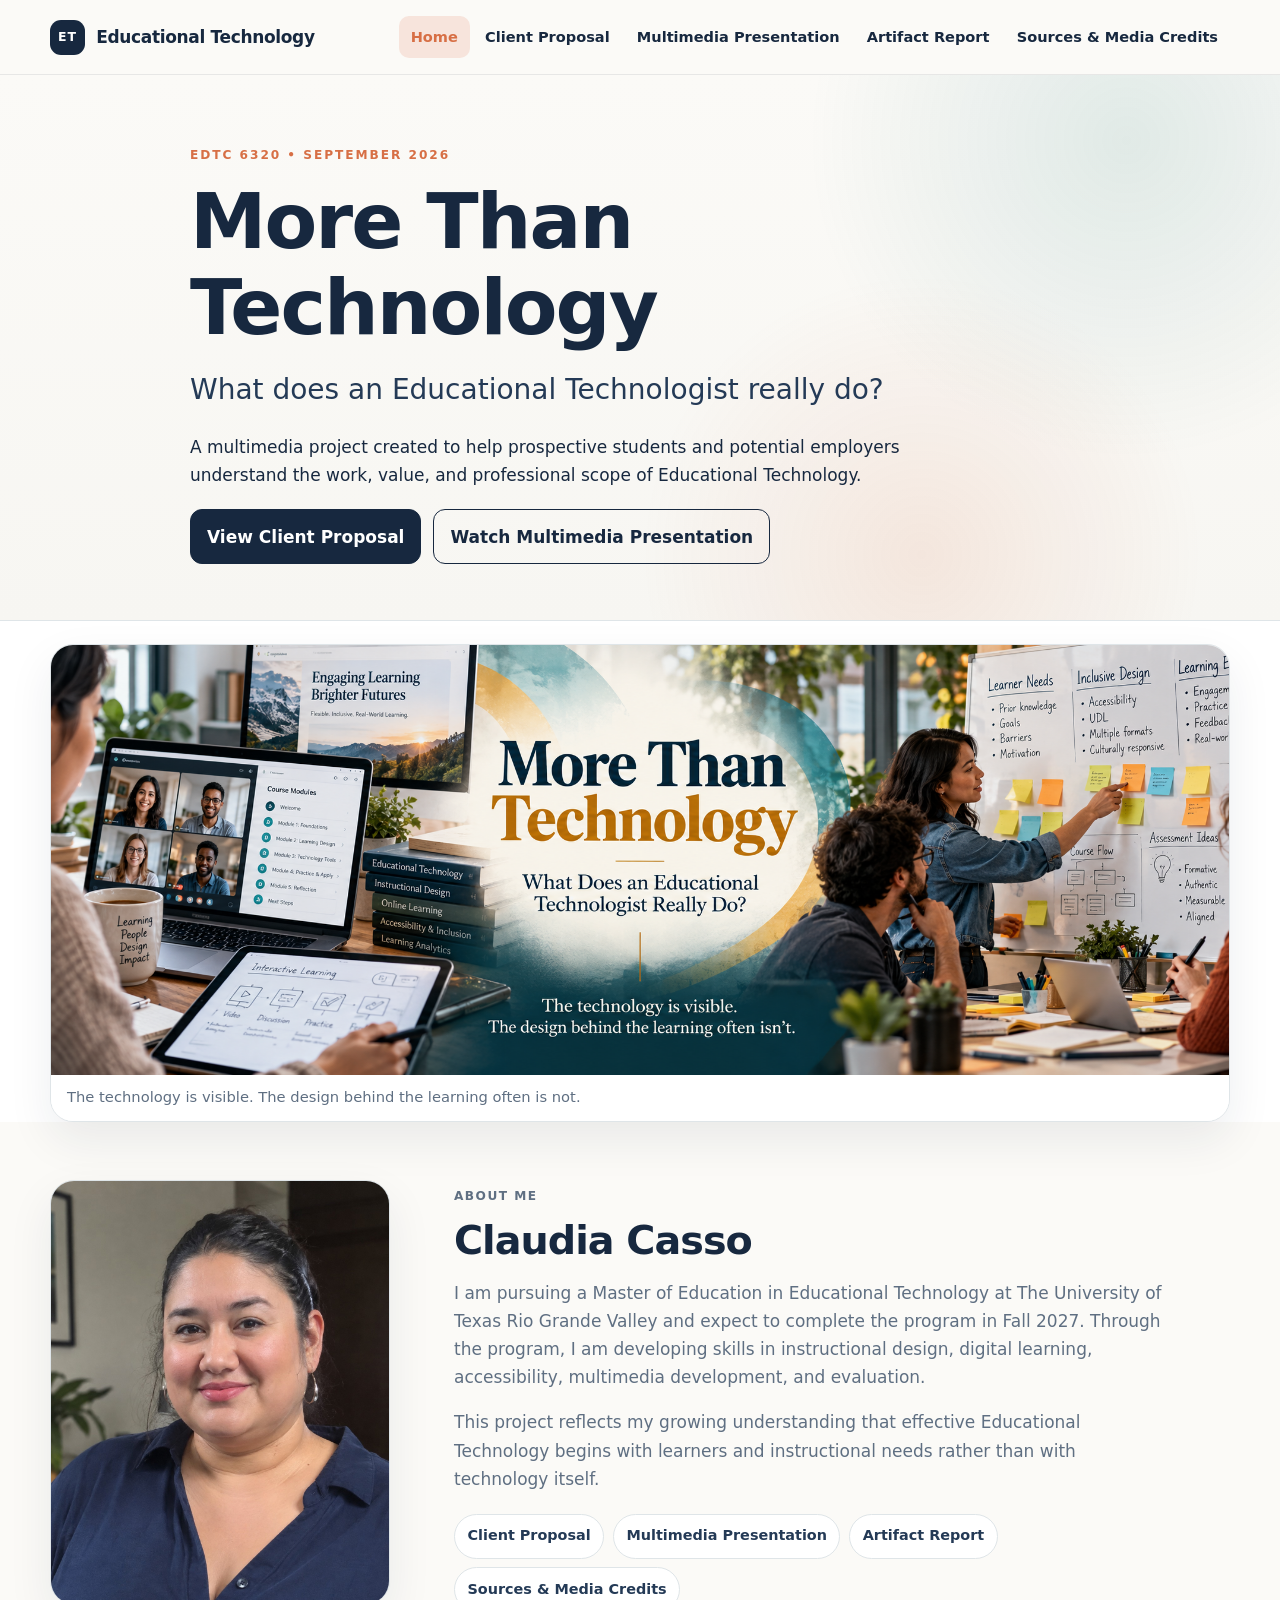
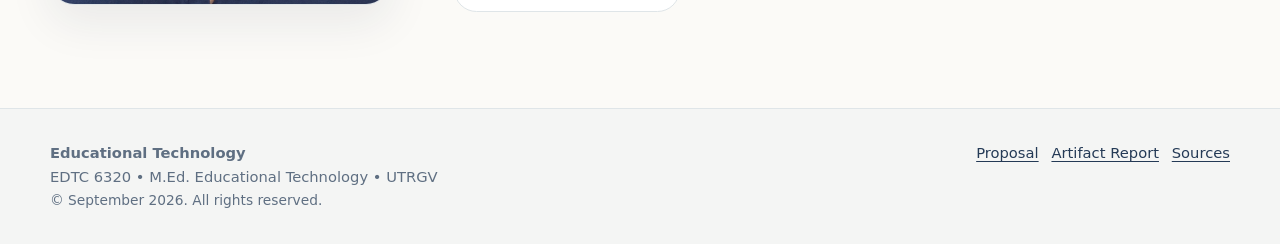
<file: index.html>
<!doctype html>
<html lang="en">
<head>
  <meta charset="utf-8">
  <meta name="viewport" content="width=device-width, initial-scale=1">
  <meta name="description" content="More Than Technology introduces Educational Technology to prospective students and employers through a research-informed multimedia project.">
  <title>More Than Technology | Educational Technology</title>
  <link rel="icon" href="assets/favicon.svg" type="image/svg+xml">
  <link rel="stylesheet" href="styles.css">
  <script src="script.js" defer></script>
</head>
<body>
<a class="skip-link" href="#main">Skip to main content</a>

<header class="site-header">
  <div class="container nav-wrap">
    <a class="brand" href="index.html"><span class="brand-mark">ET</span><span>Educational Technology</span></a>
    <button class="menu-toggle" aria-expanded="false" aria-controls="main-nav">Menu</button>
    <nav id="main-nav" aria-label="Main navigation">
      <ul class="nav-list">
        <li><a href="index.html" aria-current="page">Home</a></li>
        <li><a href="client-proposal.html">Client Proposal</a></li>
        <li><a href="multimedia.html">Multimedia Presentation</a></li>
        <li><a href="artifact-report.html">Artifact Report</a></li>
        <li><a href="sources.html">Sources &amp; Media Credits</a></li>
      </ul>
    </nav>
  </div>
</header>

<main id="main">
  <section class="hero home-hero">
    <div class="container home-hero-inner">
      <p class="eyebrow">EDTC 6320 • September 2026</p>
      <h1>More Than Technology</h1>
      <p class="hero-subtitle">What does an Educational Technologist really do?</p>
      <p class="lead">A multimedia project created to help prospective students and potential employers understand the work, value, and professional scope of Educational Technology.</p>
      <div class="button-row">
        <a class="btn primary" href="client-proposal.html">View Client Proposal</a>
        <a class="btn secondary" href="multimedia.html">Watch Multimedia Presentation</a>
      </div>
    </div>
  </section>

  <section class="page-banner home-page-banner" aria-label="Educational Technology visual">
    <div class="container">
      <figure class="page-banner-figure">
        <img src="assets/home-banner-more-than-technology.png" alt="A visual overview of Educational Technology showing digital learning, instructional design, collaboration, and learner-centered planning." loading="eager">
        <figcaption>The technology is visible. The design behind the learning often is not.</figcaption>
      </figure>
    </div>
  </section>

  <section class="section about-section">
    <div class="container about-grid">
      <div class="about-photo-wrap">
        <img class="about-photo" src="assets/claudia-casso.jpg" alt="Portrait of Claudia Casso">
      </div>
      <div class="about-copy">
        <p class="kicker">About Me</p>
        <h2>Claudia Casso</h2>
        <p>I am pursuing a Master of Education in Educational Technology at The University of Texas Rio Grande Valley and expect to complete the program in Fall 2027. Through the program, I am developing skills in instructional design, digital learning, accessibility, multimedia development, and evaluation.</p>
        <p>This project reflects my growing understanding that effective Educational Technology begins with learners and instructional needs rather than with technology itself.</p>
        <div class="home-links" aria-label="Project links">
          <a href="client-proposal.html">Client Proposal</a>
          <a href="multimedia.html">Multimedia Presentation</a>
          <a href="artifact-report.html">Artifact Report</a>
          <a href="sources.html">Sources &amp; Media Credits</a>
        </div>
      </div>
    </div>
  </section>
</main>

<footer class="site-footer">
  <div class="container footer-wrap">
    <div>
      <p><strong>Educational Technology</strong></p>
      <p>EDTC 6320 • M.Ed. Educational Technology • UTRGV</p>
      <p class="copyright">© September 2026. All rights reserved.</p>
    </div>
    <div class="footer-nav">
      <a href="client-proposal.html">Proposal</a>
      <a href="artifact-report.html">Artifact Report</a>
      <a href="sources.html">Sources</a>
    </div>
  </div>
</footer>
</body>
</html>
</file>
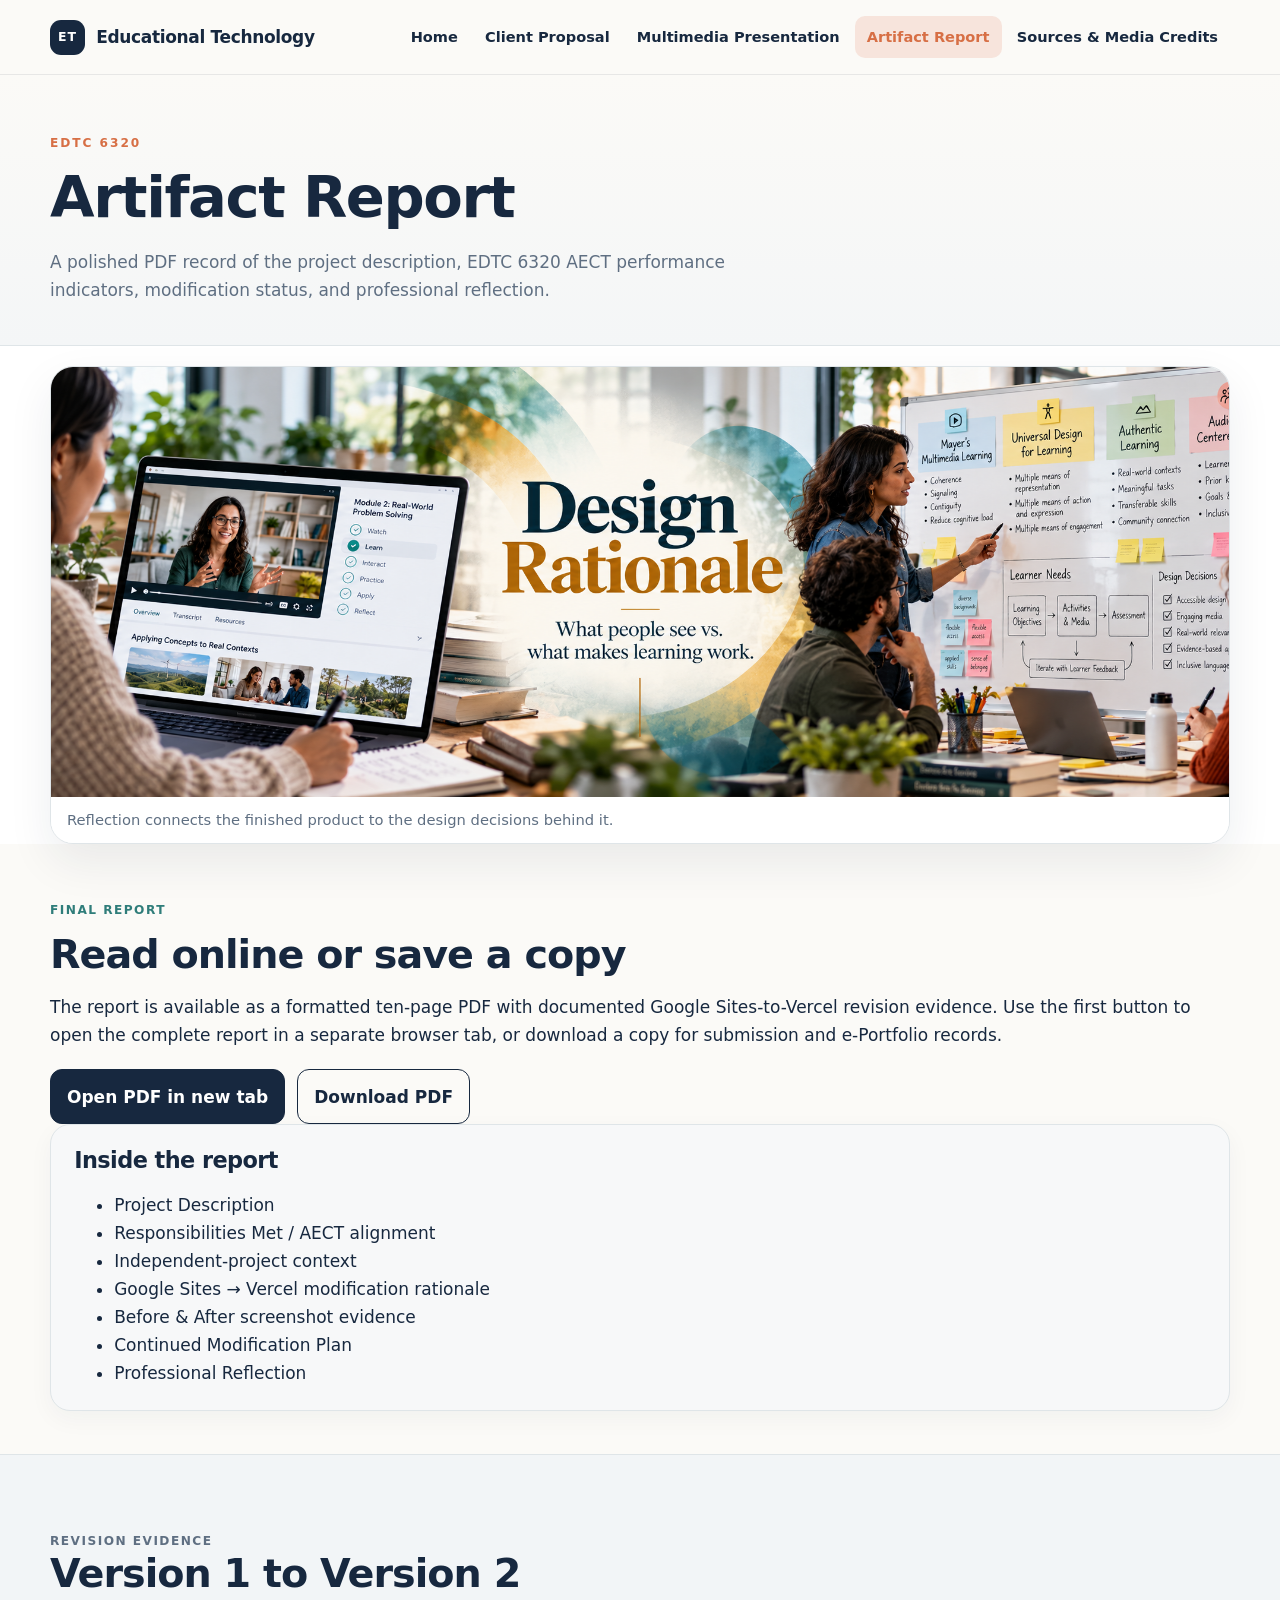
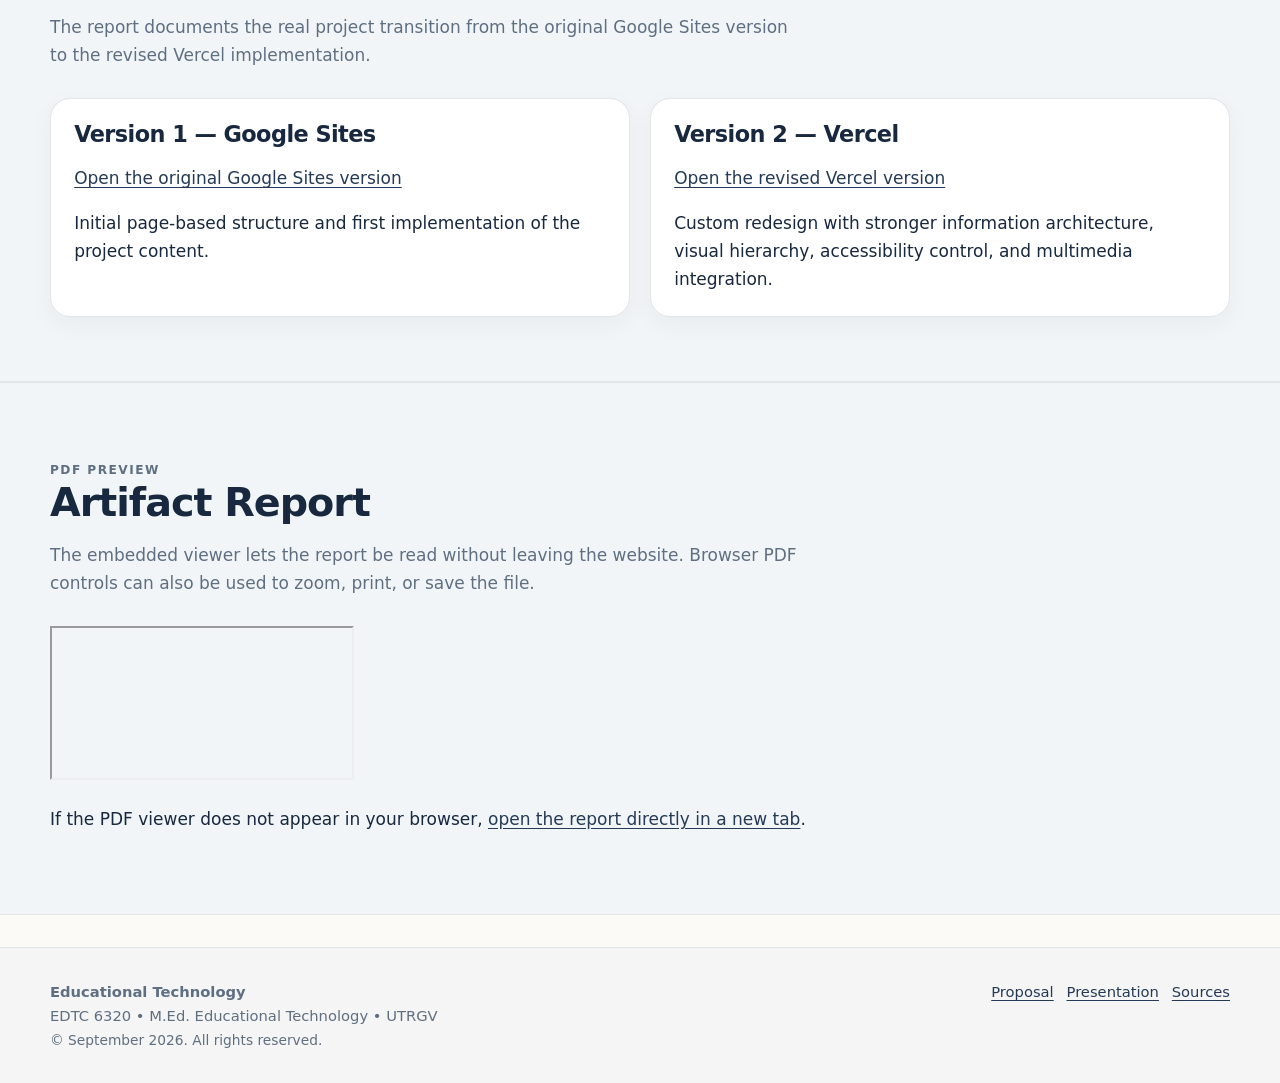
<file: artifact-report.html>
<!doctype html>
<html lang="en">
<head>
  <meta charset="utf-8">
  <meta name="viewport" content="width=device-width, initial-scale=1">
  <meta name="description" content="Artifact Report for the EDTC 6320 More Than Technology project.">
  <title>Artifact Report | More Than Technology</title>
  <link rel="icon" href="assets/favicon.svg" type="image/svg+xml">
  <link rel="stylesheet" href="styles.css">
  <script src="script.js" defer></script>
</head>
<body>
<a class="skip-link" href="#main">Skip to main content</a>
<header class="site-header">
  <div class="container nav-wrap">
    <a class="brand" href="index.html"><span class="brand-mark">ET</span><span>Educational Technology</span></a>
    <button class="menu-toggle" aria-expanded="false" aria-controls="main-nav">Menu</button>
    <nav id="main-nav" aria-label="Main navigation">
      <ul class="nav-list">
        <li><a href="index.html">Home</a></li>
        <li><a href="client-proposal.html">Client Proposal</a></li>
        <li><a href="multimedia.html">Multimedia Presentation</a></li>
        <li><a href="artifact-report.html" aria-current="page">Artifact Report</a></li>
        <li><a href="sources.html">Sources &amp; Media Credits</a></li>
      </ul>
    </nav>
  </div>
</header>

<main id="main">
  <section class="page-hero">
    <div class="container">
      <p class="eyebrow">EDTC 6320</p>
      <h1 class="page-title">Artifact Report</h1>
      <p>A polished PDF record of the project description, EDTC 6320 AECT performance indicators, modification status, and professional reflection.</p>
    </div>
  </section>

  <section class="page-banner" aria-label="Page visual">
    <div class="container">
      <figure class="page-banner-figure">
        <img src="assets/design-rationale-banner.png" alt="A visual banner connecting learner-facing experiences with the design decisions, research, accessibility, and evaluation behind them." loading="eager">
        <figcaption>Reflection connects the finished product to the design decisions behind it.</figcaption>
      </figure>
    </div>
  </section>


  <section class="section-sm">
    <div class="container artifact-actions-layout">
      <div>
        <p class="kicker">Final report</p>
        <h2>Read online or save a copy</h2>
        <p>The report is available as a formatted ten-page PDF with documented Google Sites-to-Vercel revision evidence. Use the first button to open the complete report in a separate browser tab, or download a copy for submission and e-Portfolio records.</p>
        <div class="button-row">
          <a class="btn primary" href="assets/more-than-technology-artifact-report.pdf" target="_blank" rel="noopener">Open PDF in new tab</a>
          <a class="btn secondary" href="assets/more-than-technology-artifact-report.pdf" download="Claudia-Casso-EDTC-6320-Artifact-Report.pdf">Download PDF</a>
        </div>
      </div>
      <aside class="card soft report-summary">
        <h3>Inside the report</h3>
        <ul>
          <li>Project Description</li>
          <li>Responsibilities Met / AECT alignment</li>
          <li>Independent-project context</li>
          <li>Google Sites → Vercel modification rationale</li>
          <li>Before &amp; After screenshot evidence</li>
          <li>Continued Modification Plan</li>
          <li>Professional Reflection</li>
        </ul>
      </aside>
    </div>
  </section>

  <section class="section alt">
    <div class="container">
      <div class="section-heading">
        <p class="kicker">Revision evidence</p>
        <h2>Version 1 to Version 2</h2>
        <p>The report documents the real project transition from the original Google Sites version to the revised Vercel implementation.</p>
      </div>
      <div class="grid-2">
        <article class="card"><h3>Version 1 — Google Sites</h3><p><a href="https://sites.google.com/view/morethantechnology/home" target="_blank" rel="noopener">Open the original Google Sites version</a></p><p>Initial page-based structure and first implementation of the project content.</p></article>
        <article class="card"><h3>Version 2 — Vercel</h3><p><a href="https://educationaltechnologyutrg.vercel.app/" target="_blank" rel="noopener">Open the revised Vercel version</a></p><p>Custom redesign with stronger information architecture, visual hierarchy, accessibility control, and multimedia integration.</p></article>
      </div>
    </div>
  </section>

  <section class="section alt">
    <div class="container">
      <div class="section-heading">
        <p class="kicker">PDF preview</p>
        <h2>Artifact Report</h2>
        <p>The embedded viewer lets the report be read without leaving the website. Browser PDF controls can also be used to zoom, print, or save the file.</p>
      </div>
      <div class="pdf-frame-wrap">
        <iframe class="pdf-frame" src="assets/more-than-technology-artifact-report.pdf#view=FitH" title="More Than Technology Artifact Report PDF"></iframe>
      </div>
      <p class="pdf-fallback">If the PDF viewer does not appear in your browser, <a href="assets/more-than-technology-artifact-report.pdf" target="_blank" rel="noopener">open the report directly in a new tab</a>.</p>
    </div>
  </section>
</main>

<footer class="site-footer">
  <div class="container footer-wrap">
    <div><p><strong>Educational Technology</strong></p><p>EDTC 6320 • M.Ed. Educational Technology • UTRGV</p><p class="copyright">© September 2026. All rights reserved.</p></div>
    <div class="footer-nav"><a href="client-proposal.html">Proposal</a><a href="multimedia.html">Presentation</a><a href="sources.html">Sources</a></div>
  </div>
</footer>
</body>
</html>
</file>
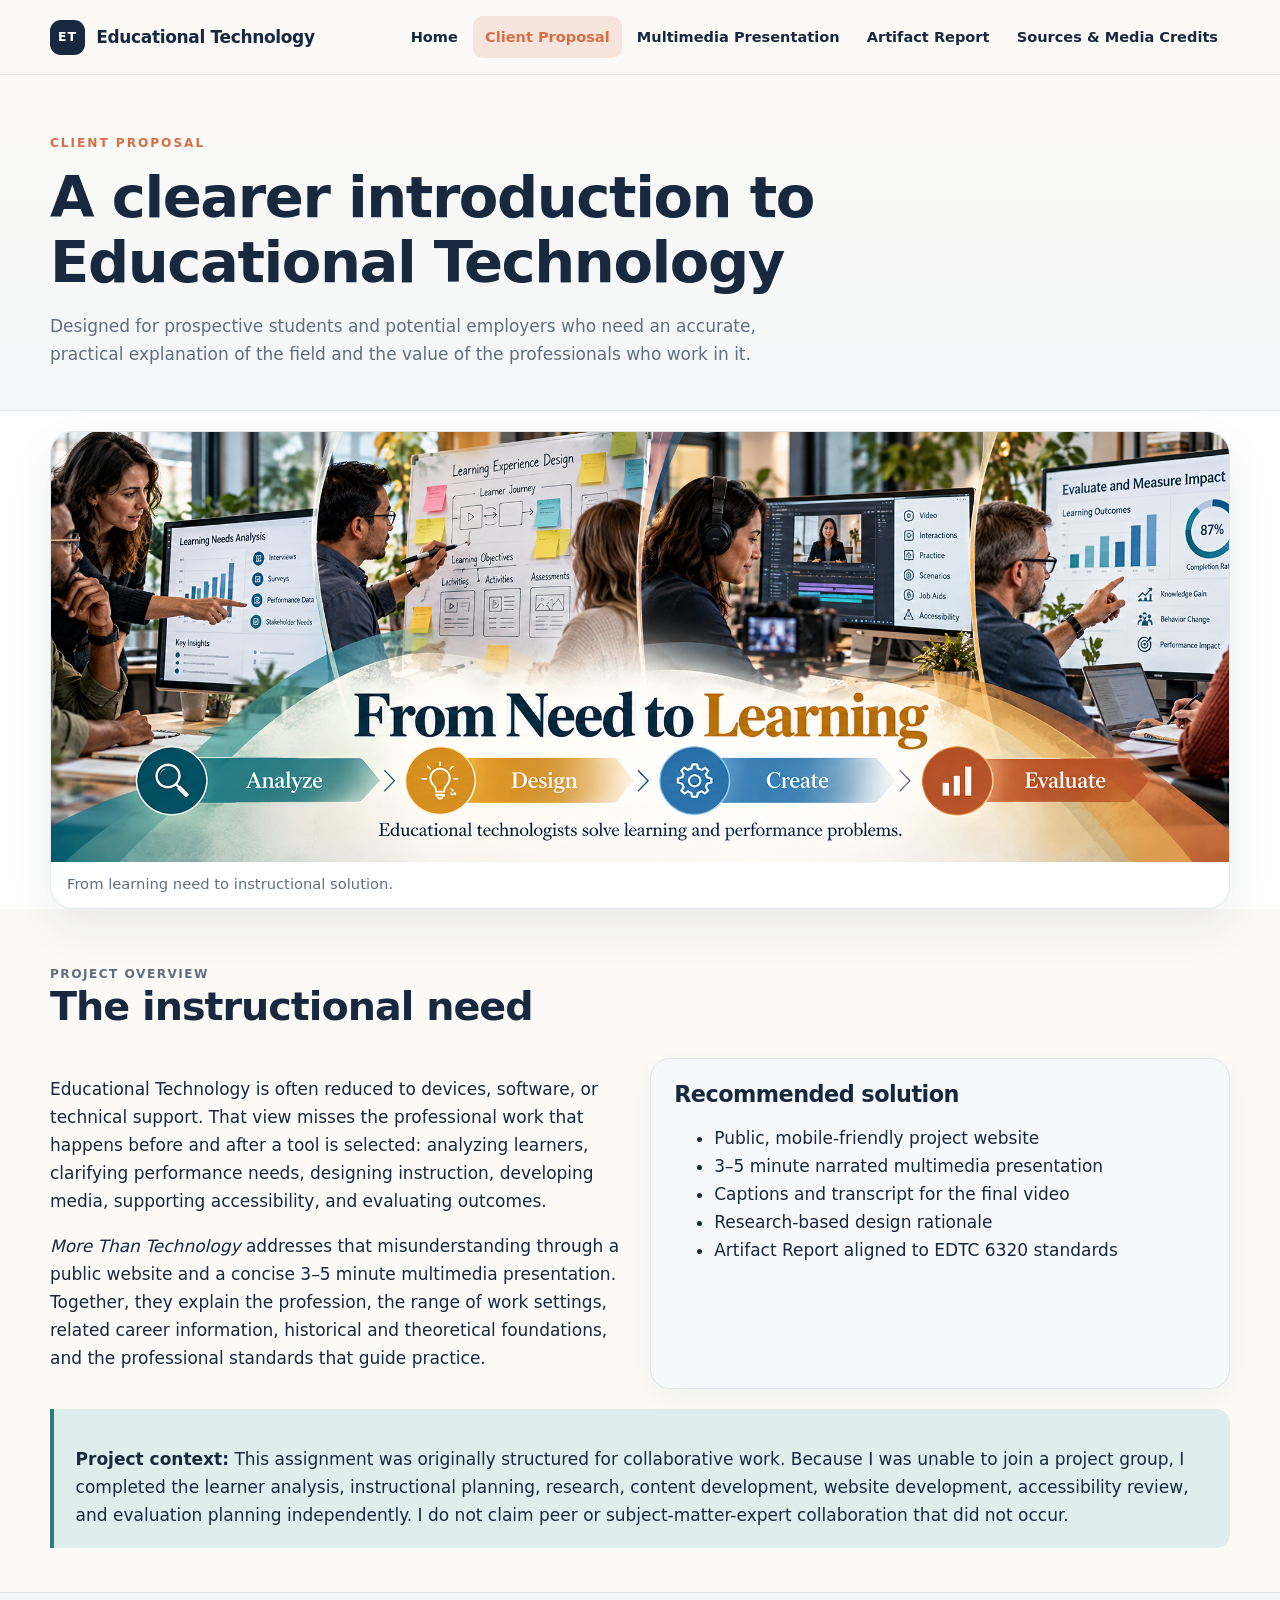
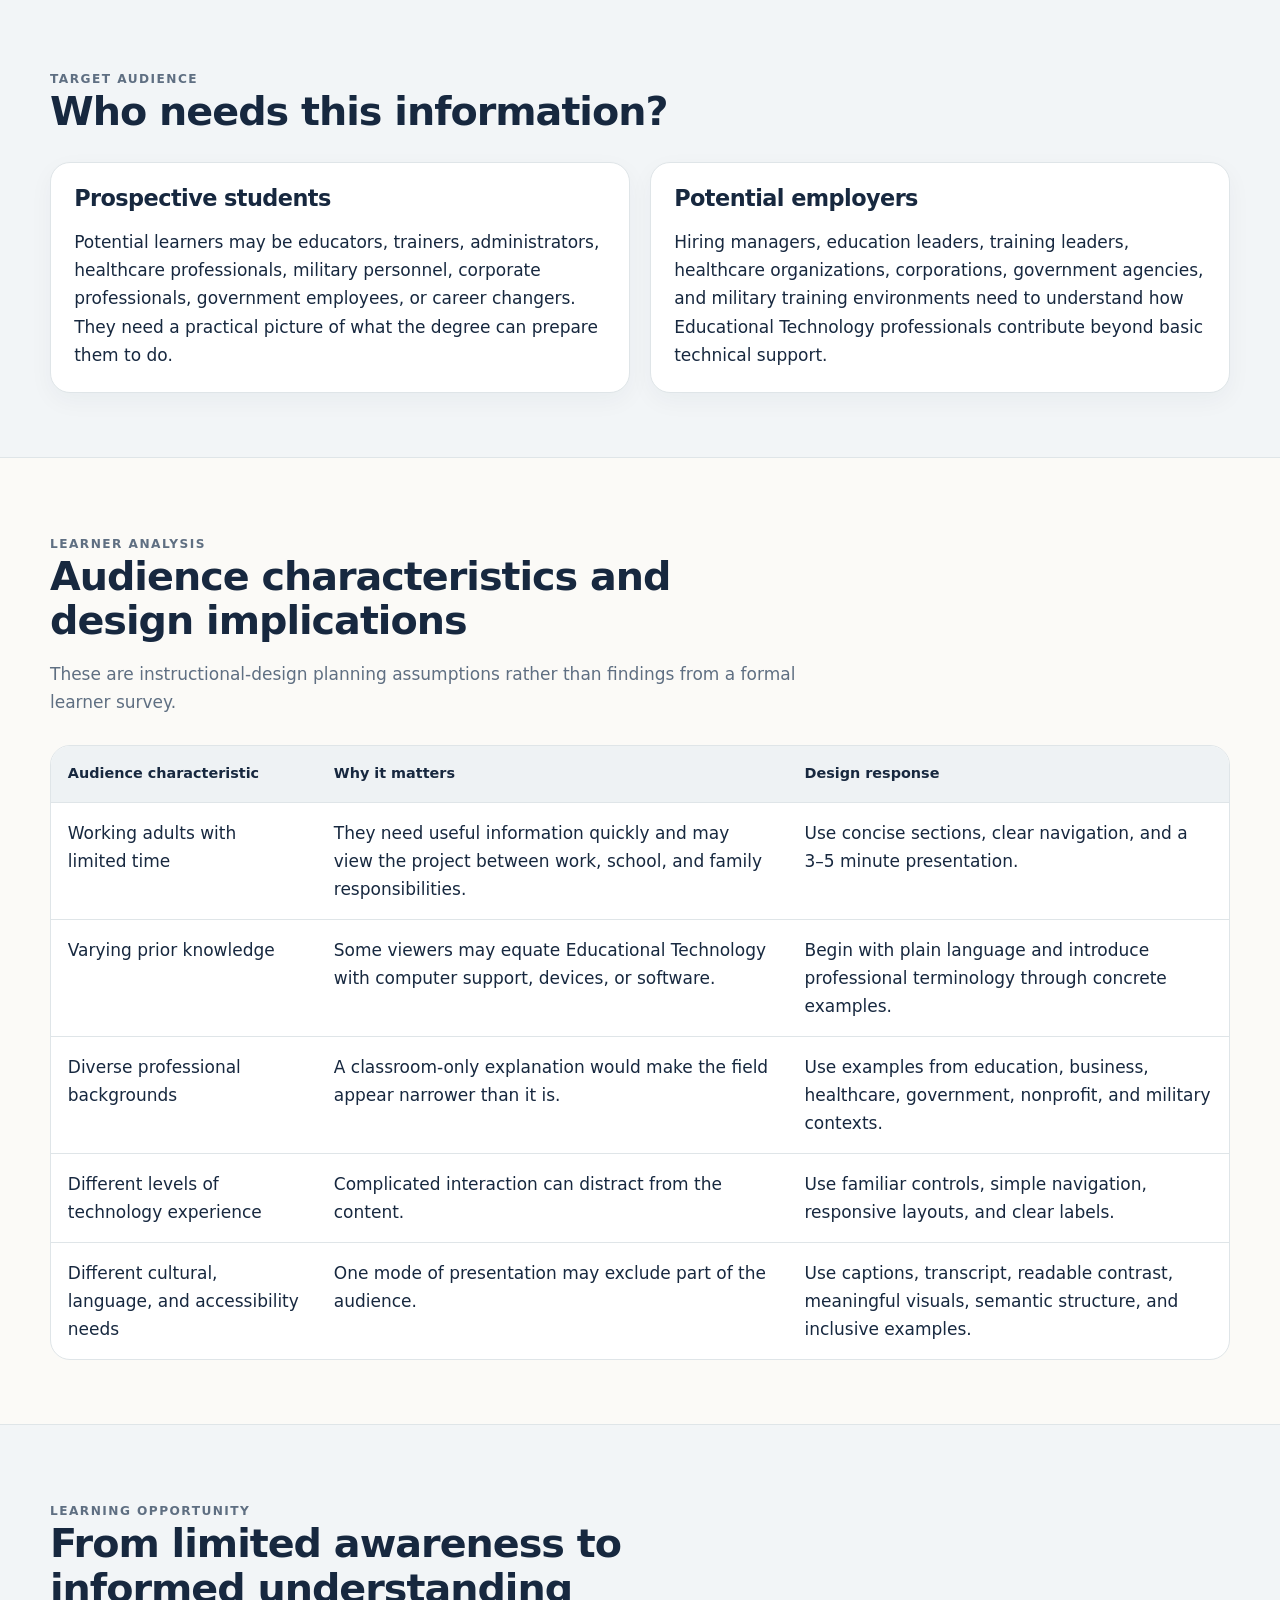
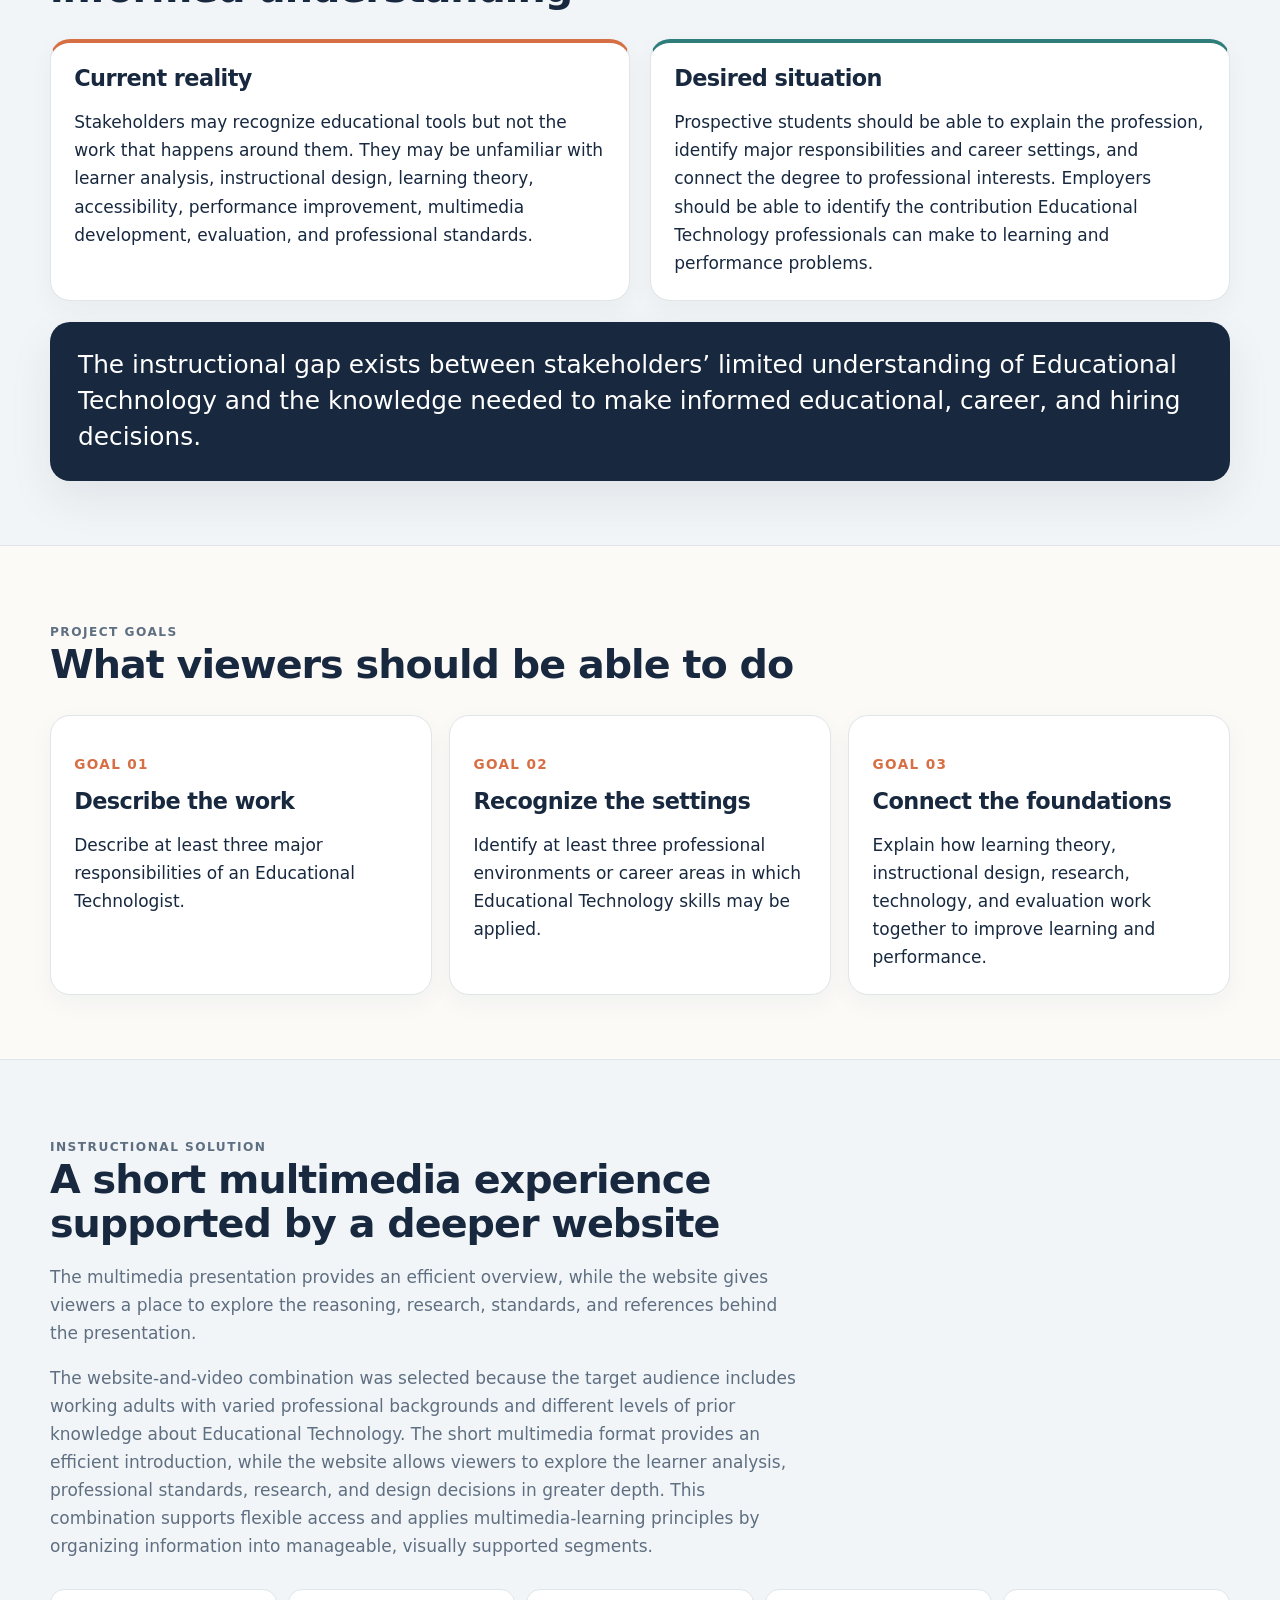
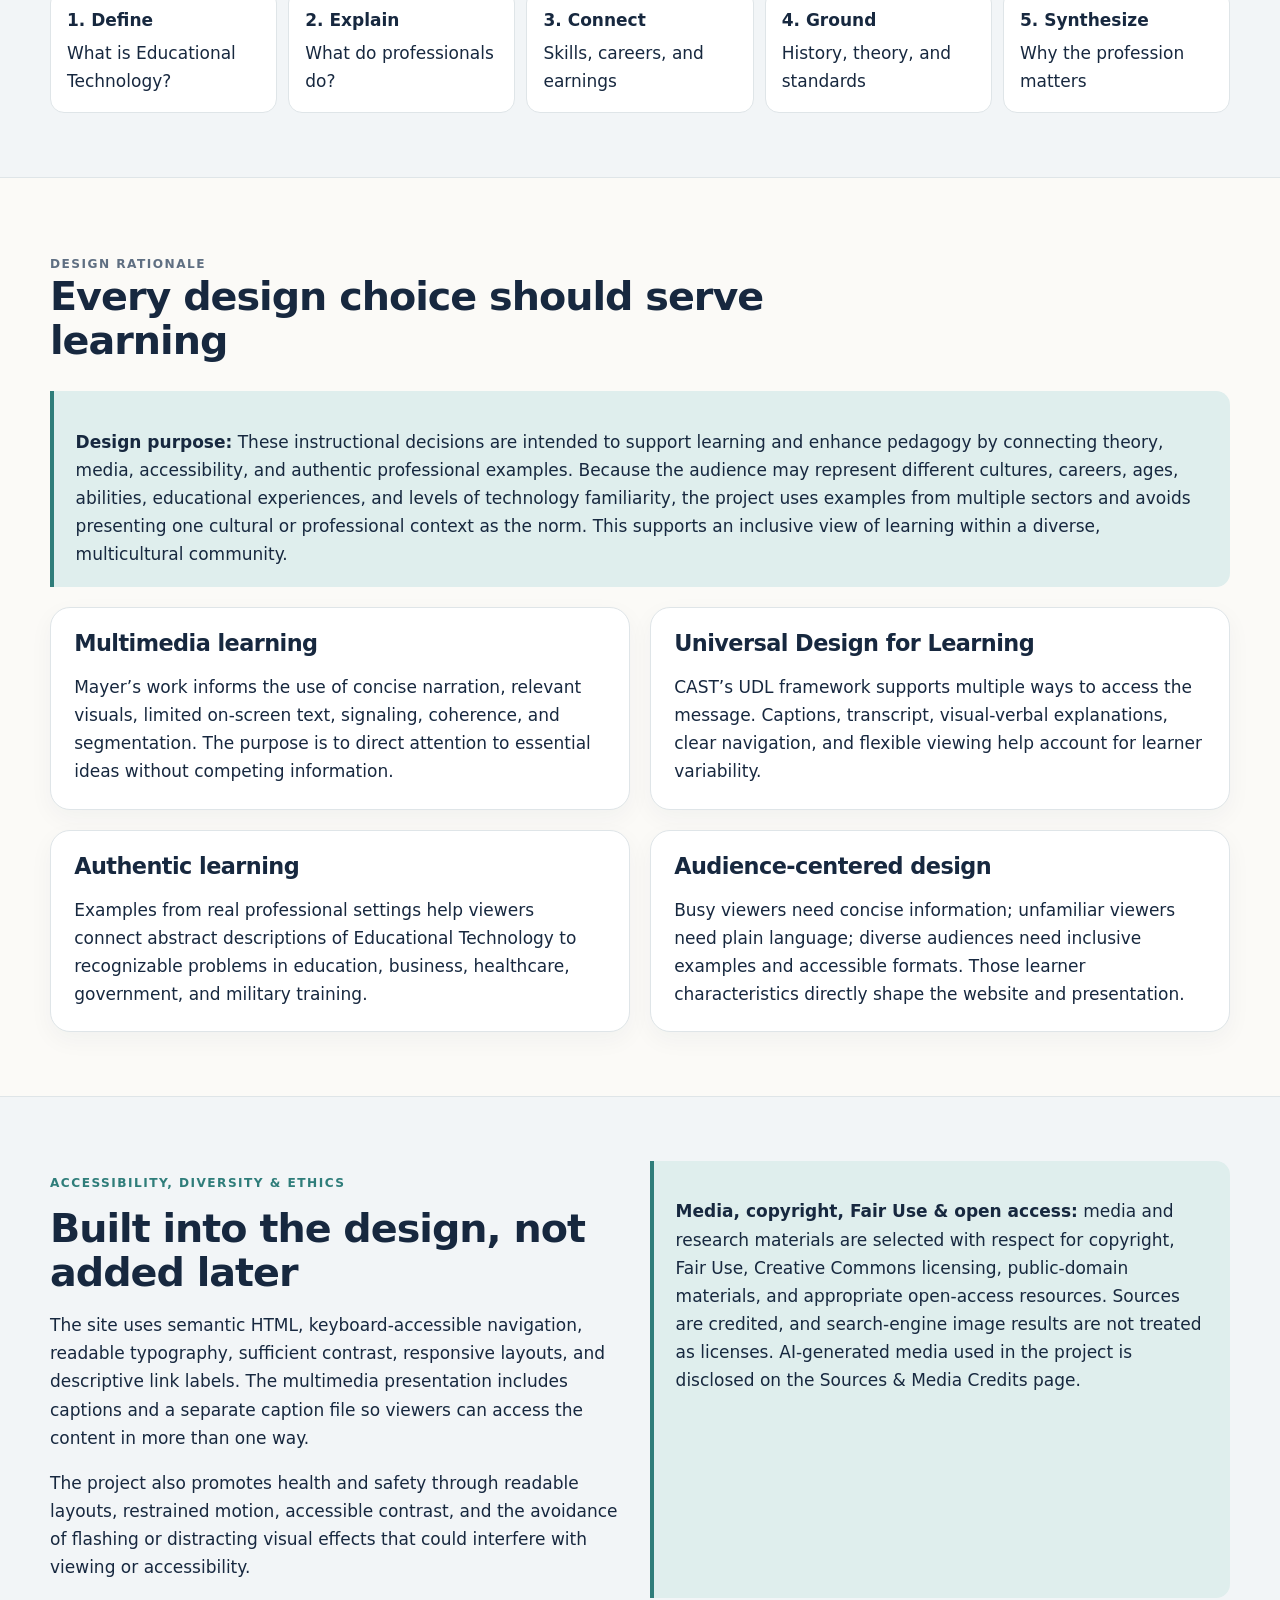
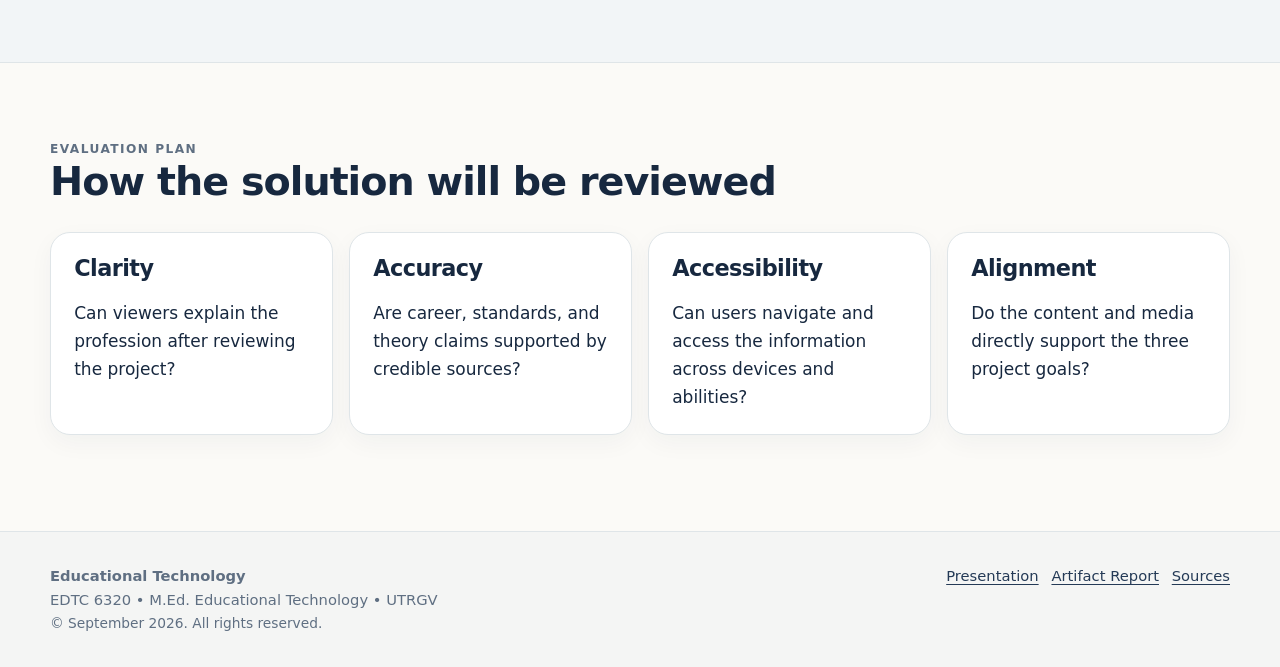
<file: audience.html>
<!doctype html><html lang="en"><head><meta charset="utf-8"><meta name="viewport" content="width=device-width,initial-scale=1"><meta http-equiv="refresh" content="0;url=client-proposal.html"><link rel="canonical" href="client-proposal.html"><title>Redirecting | More Than Technology</title></head><body><p><a href="client-proposal.html">Continue to the current page</a></p></body></html>
</file>
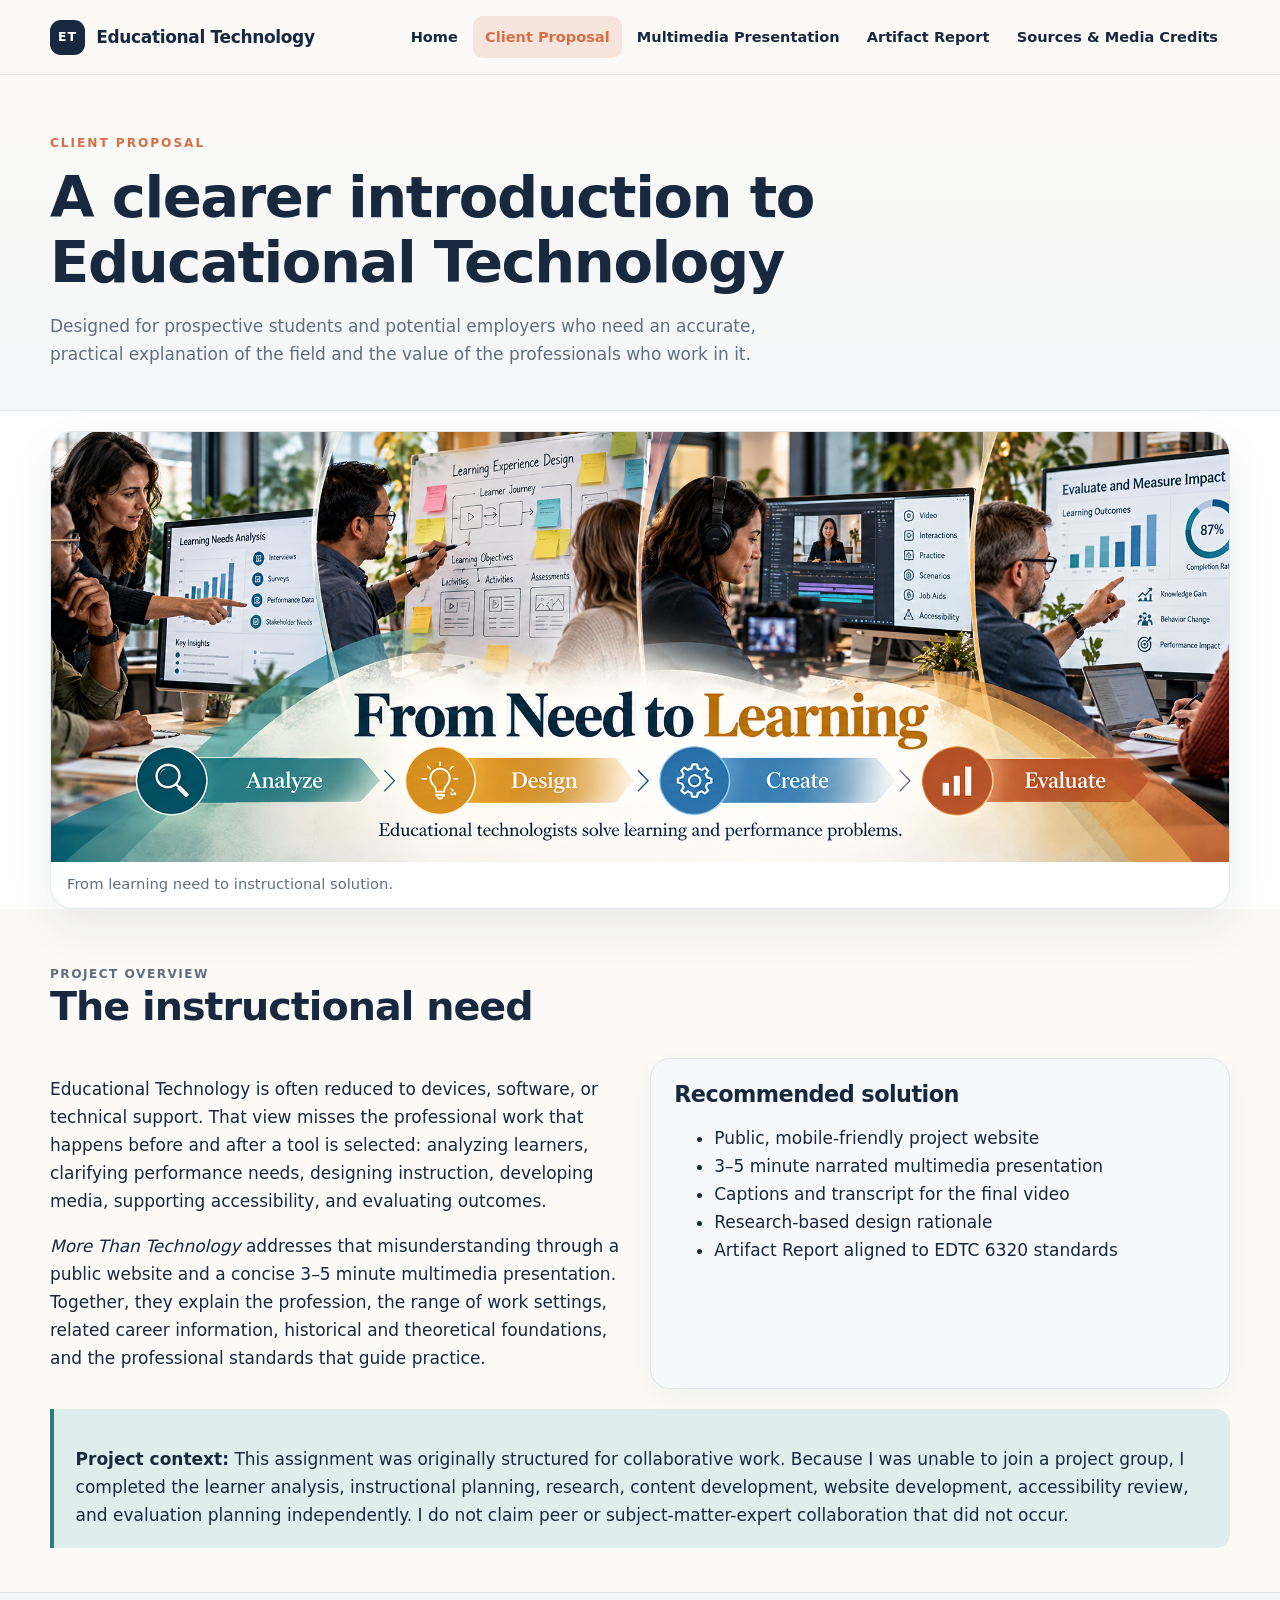
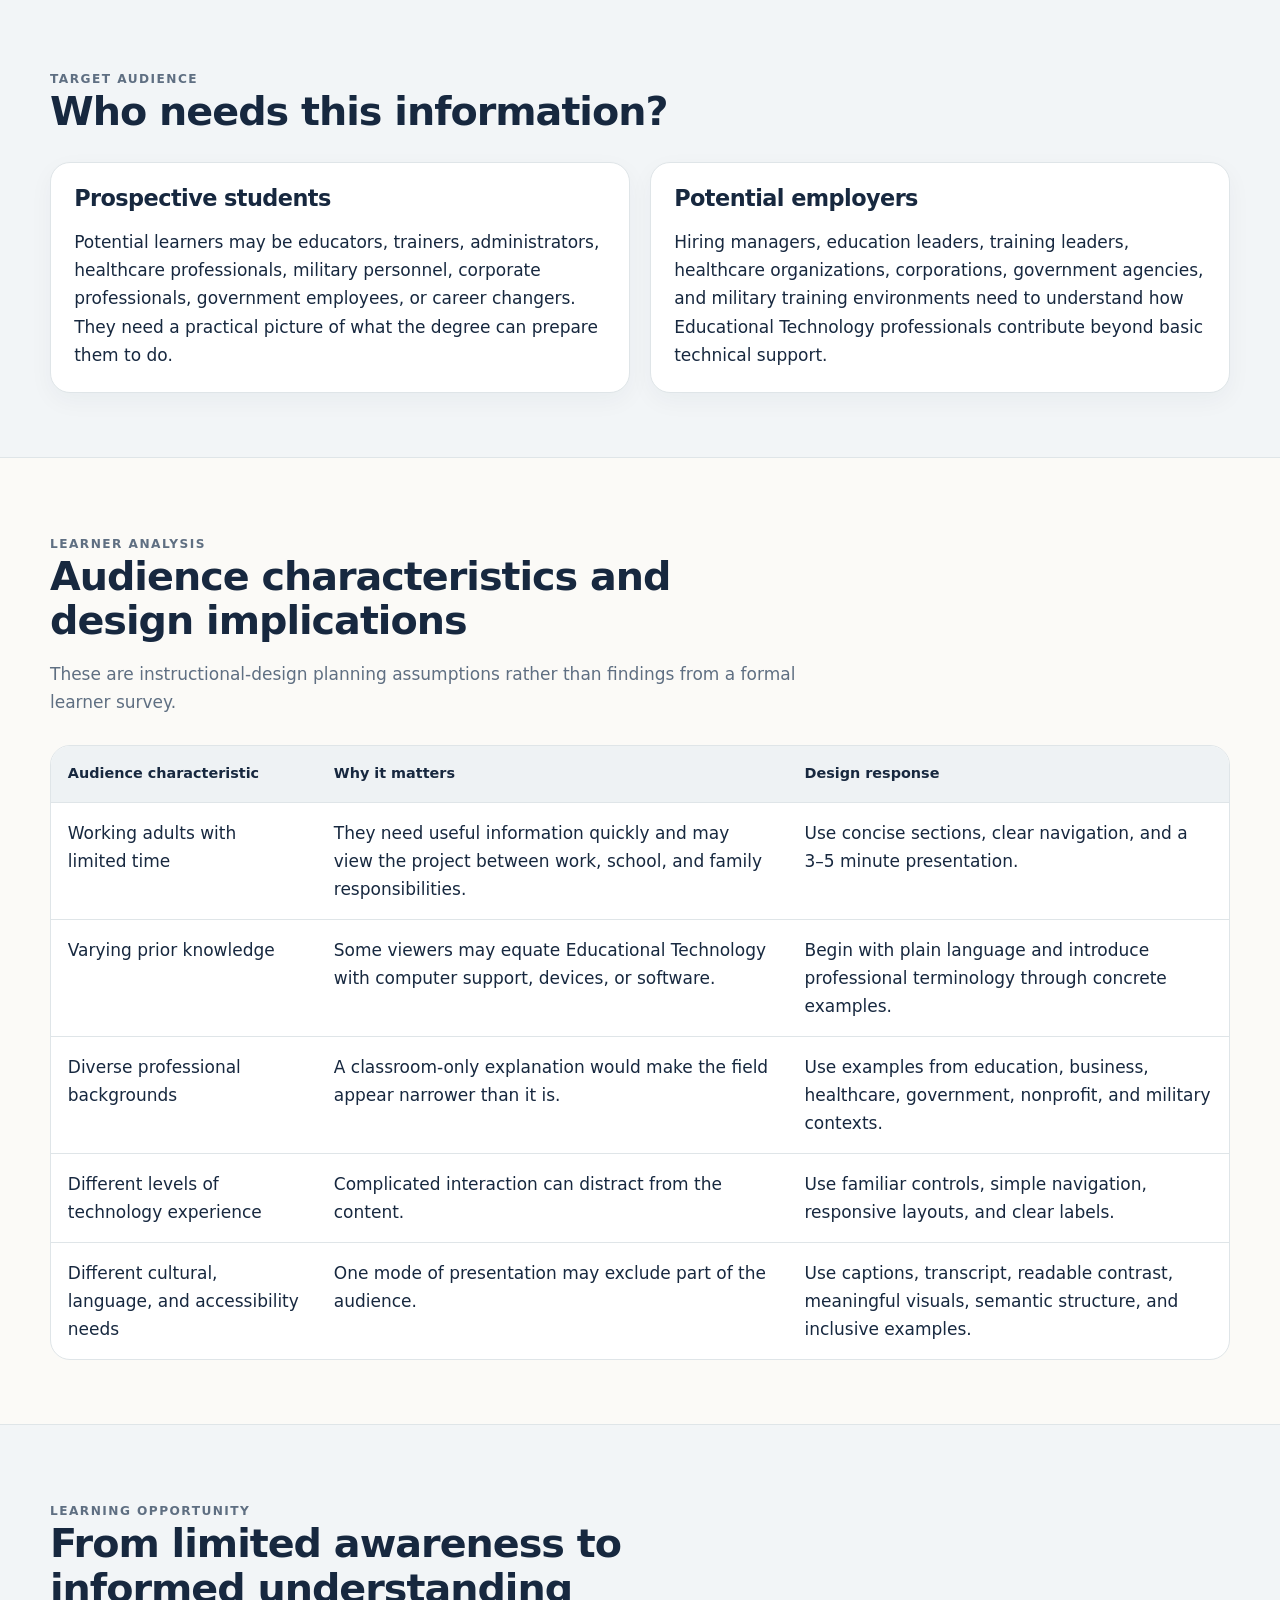
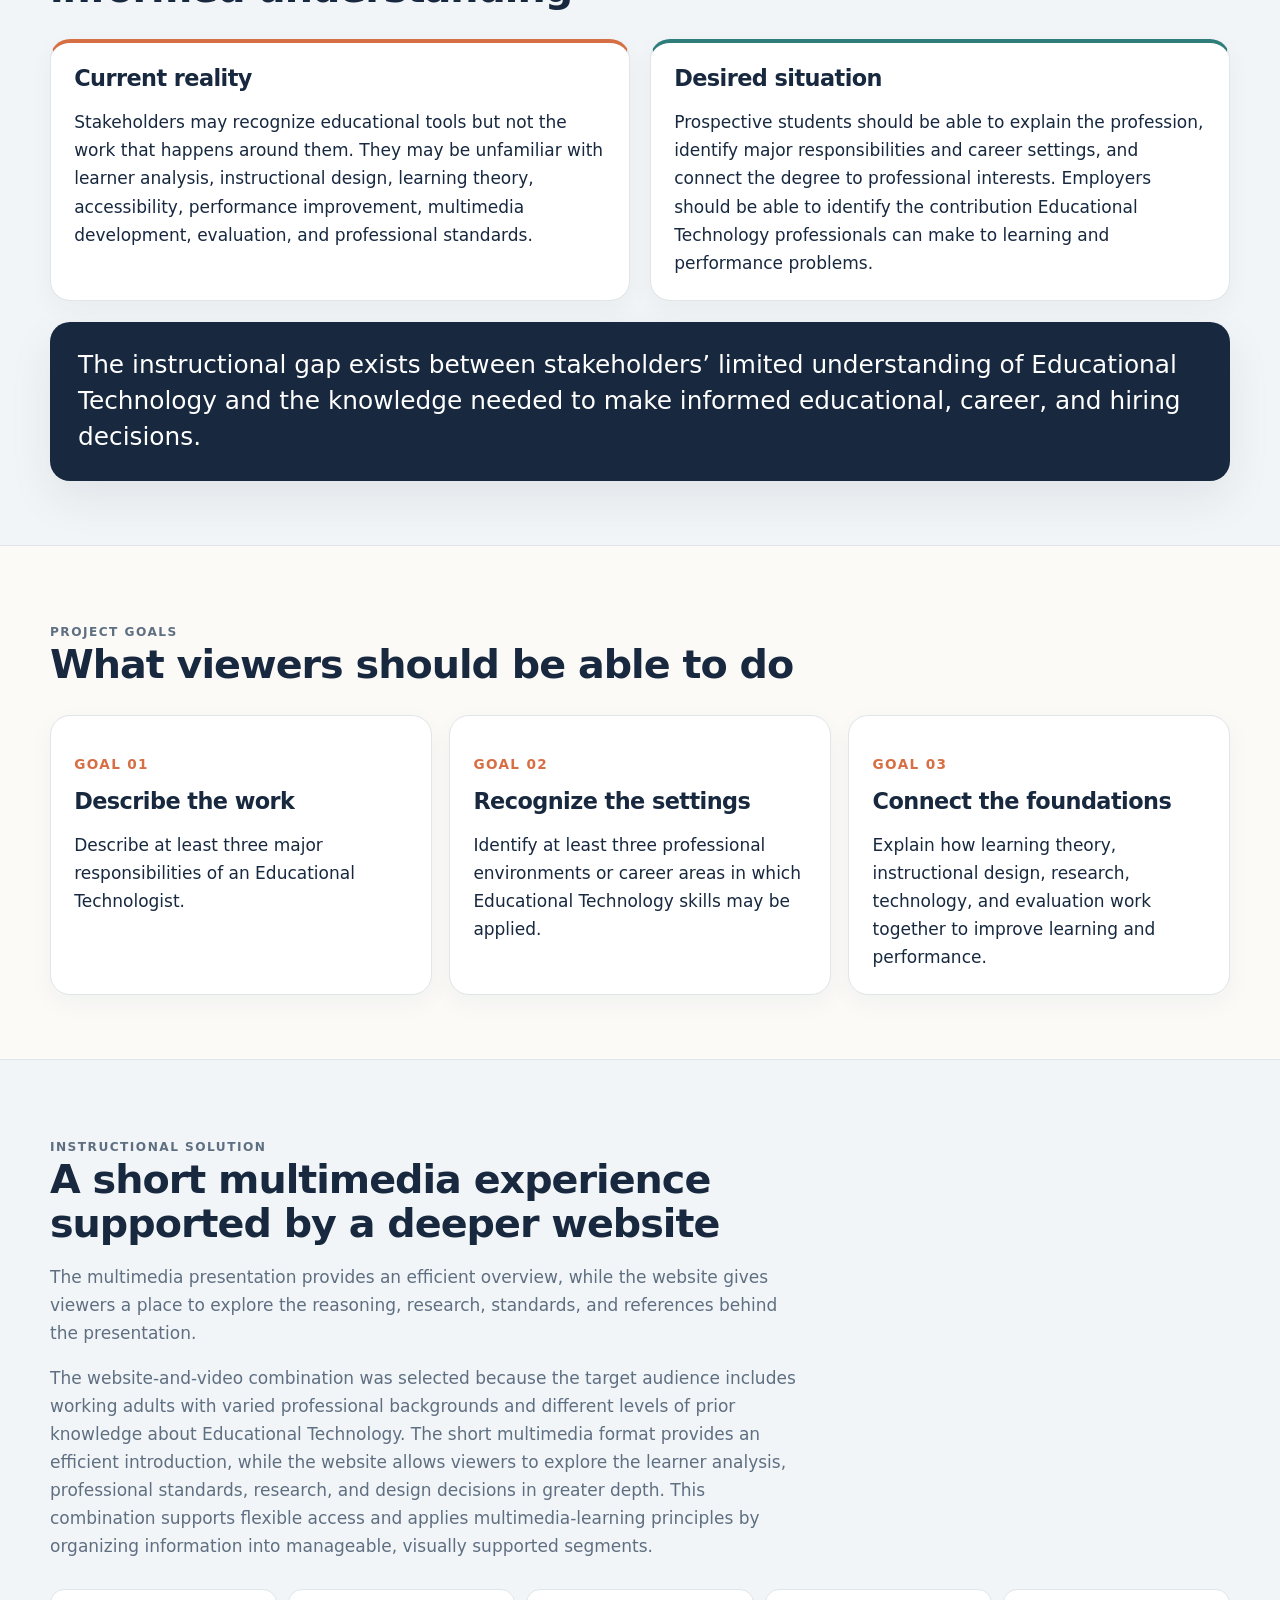
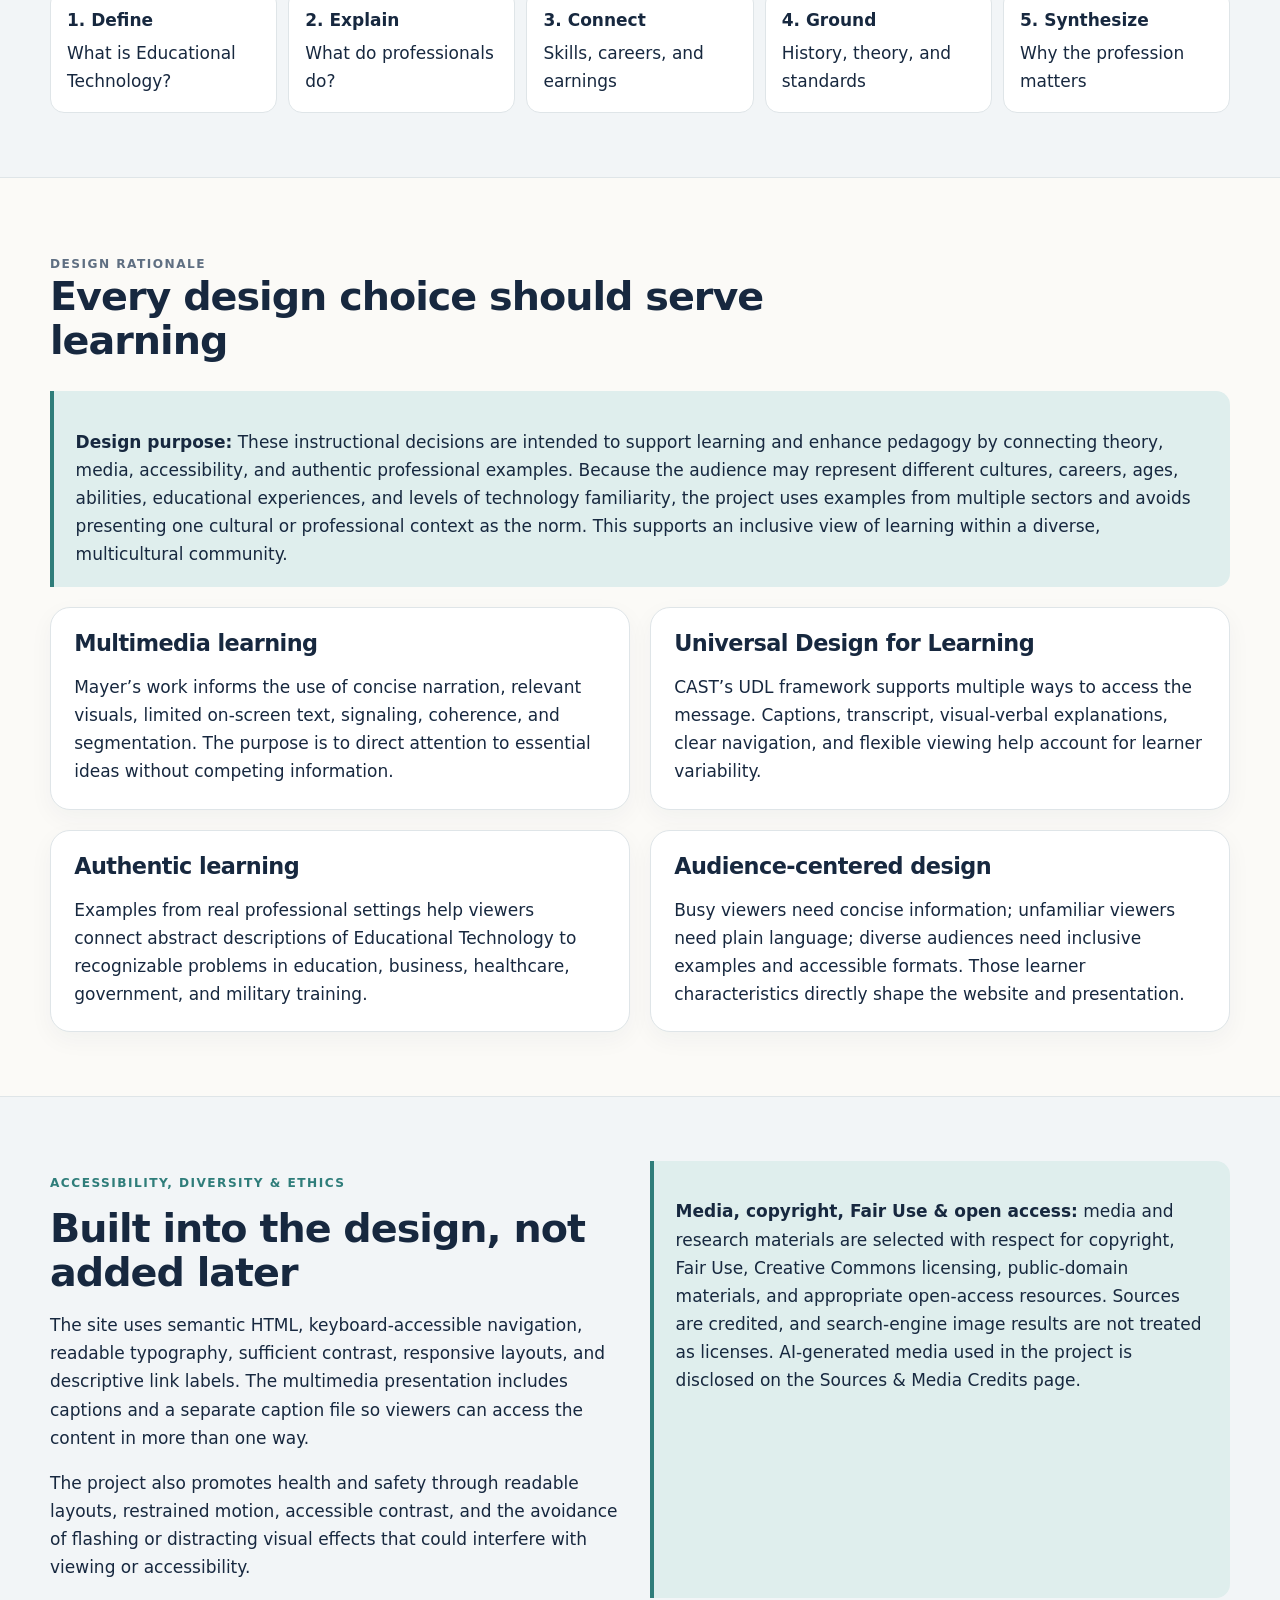
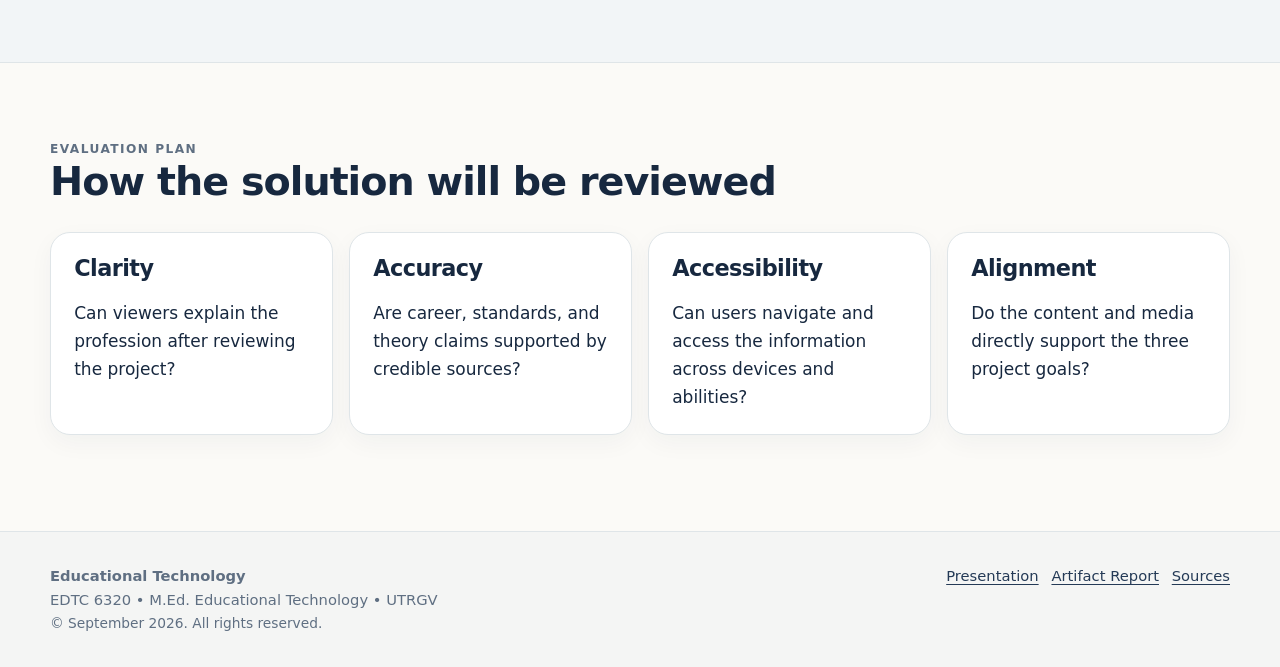
<file: client-proposal.html>
<!doctype html>
<html lang="en">
<head>
  <meta charset="utf-8">
  <meta name="viewport" content="width=device-width, initial-scale=1">
  <meta name="description" content="Client proposal for More Than Technology: audience analysis, learning opportunity, instructional solution, and design rationale.">
  <title>Client Proposal | More Than Technology</title>
  <link rel="icon" href="assets/favicon.svg" type="image/svg+xml">
  <link rel="stylesheet" href="styles.css">
  <script src="script.js" defer></script>
</head>
<body>
<a class="skip-link" href="#main">Skip to main content</a>
<header class="site-header">
  <div class="container nav-wrap">
    <a class="brand" href="index.html"><span class="brand-mark">ET</span><span>Educational Technology</span></a>
    <button class="menu-toggle" aria-expanded="false" aria-controls="main-nav">Menu</button>
    <nav id="main-nav" aria-label="Main navigation">
      <ul class="nav-list">
        <li><a href="index.html">Home</a></li>
        <li><a href="client-proposal.html" aria-current="page">Client Proposal</a></li>
        <li><a href="multimedia.html">Multimedia Presentation</a></li>
        <li><a href="artifact-report.html">Artifact Report</a></li>
        <li><a href="sources.html">Sources &amp; Media Credits</a></li>
      </ul>
    </nav>
  </div>
</header>

<main id="main">
  <section class="page-hero">
    <div class="container">
      <p class="eyebrow">Client Proposal</p>
      <h1 class="page-title">A clearer introduction to Educational Technology</h1>
      <p>Designed for prospective students and potential employers who need an accurate, practical explanation of the field and the value of the professionals who work in it.</p>
    </div>
  </section>

  <section class="page-banner" aria-label="Page visual">
    <div class="container">
      <figure class="page-banner-figure">
        <img src="assets/workflow-banner-from-need-to-learning.png" alt="A visual workflow showing how Educational Technology moves from identifying a learning need through design, development, and evaluation." loading="eager">
        <figcaption>From learning need to instructional solution.</figcaption>
      </figure>
    </div>
  </section>


  <section class="section-sm">
    <div class="container">
      <div class="section-heading">
        <p class="kicker">Project overview</p>
        <h2>The instructional need</h2>
      </div>
      <div class="grid-2">
        <div>
          <p>Educational Technology is often reduced to devices, software, or technical support. That view misses the professional work that happens before and after a tool is selected: analyzing learners, clarifying performance needs, designing instruction, developing media, supporting accessibility, and evaluating outcomes.</p>
          <p><em>More Than Technology</em> addresses that misunderstanding through a public website and a concise 3–5 minute multimedia presentation. Together, they explain the profession, the range of work settings, related career information, historical and theoretical foundations, and the professional standards that guide practice.</p>
        </div>
        <aside class="card soft">
          <h3>Recommended solution</h3>
          <ul>
            <li>Public, mobile-friendly project website</li>
            <li>3–5 minute narrated multimedia presentation</li>
            <li>Captions and transcript for the final video</li>
            <li>Research-based design rationale</li>
            <li>Artifact Report aligned to EDTC 6320 standards</li>
          </ul>
        </aside>
      </div>

      <div class="callout" style="margin-top:1.25rem">
        <p><strong>Project context:</strong> This assignment was originally structured for collaborative work. Because I was unable to join a project group, I completed the learner analysis, instructional planning, research, content development, website development, accessibility review, and evaluation planning independently. I do not claim peer or subject-matter-expert collaboration that did not occur.</p>
      </div>
    </div>
  </section>

  <section class="section alt">
    <div class="container">
      <div class="section-heading">
        <p class="kicker">Target audience</p>
        <h2>Who needs this information?</h2>
      </div>
      <div class="grid-2">
        <article class="card">
          <h3>Prospective students</h3>
          <p>Potential learners may be educators, trainers, administrators, healthcare professionals, military personnel, corporate professionals, government employees, or career changers. They need a practical picture of what the degree can prepare them to do.</p>
        </article>
        <article class="card">
          <h3>Potential employers</h3>
          <p>Hiring managers, education leaders, training leaders, healthcare organizations, corporations, government agencies, and military training environments need to understand how Educational Technology professionals contribute beyond basic technical support.</p>
        </article>
      </div>
    </div>
  </section>

  <section class="section">
    <div class="container">
      <div class="section-heading">
        <p class="kicker">Learner analysis</p>
        <h2>Audience characteristics and design implications</h2>
        <p>These are instructional-design planning assumptions rather than findings from a formal learner survey.</p>
      </div>
      <div class="table-wrap">
        <table>
          <thead><tr><th>Audience characteristic</th><th>Why it matters</th><th>Design response</th></tr></thead>
          <tbody>
            <tr><td>Working adults with limited time</td><td>They need useful information quickly and may view the project between work, school, and family responsibilities.</td><td>Use concise sections, clear navigation, and a 3–5 minute presentation.</td></tr>
            <tr><td>Varying prior knowledge</td><td>Some viewers may equate Educational Technology with computer support, devices, or software.</td><td>Begin with plain language and introduce professional terminology through concrete examples.</td></tr>
            <tr><td>Diverse professional backgrounds</td><td>A classroom-only explanation would make the field appear narrower than it is.</td><td>Use examples from education, business, healthcare, government, nonprofit, and military contexts.</td></tr>
            <tr><td>Different levels of technology experience</td><td>Complicated interaction can distract from the content.</td><td>Use familiar controls, simple navigation, responsive layouts, and clear labels.</td></tr>
            <tr><td>Different cultural, language, and accessibility needs</td><td>One mode of presentation may exclude part of the audience.</td><td>Use captions, transcript, readable contrast, meaningful visuals, semantic structure, and inclusive examples.</td></tr>
          </tbody>
        </table>
      </div>
    </div>
  </section>

  <section class="section alt">
    <div class="container">
      <div class="section-heading">
        <p class="kicker">Learning opportunity</p>
        <h2>From limited awareness to informed understanding</h2>
      </div>
      <div class="grid-2">
        <article class="card accent">
          <h3>Current reality</h3>
          <p>Stakeholders may recognize educational tools but not the work that happens around them. They may be unfamiliar with learner analysis, instructional design, learning theory, accessibility, performance improvement, multimedia development, evaluation, and professional standards.</p>
        </article>
        <article class="card teal">
          <h3>Desired situation</h3>
          <p>Prospective students should be able to explain the profession, identify major responsibilities and career settings, and connect the degree to professional interests. Employers should be able to identify the contribution Educational Technology professionals can make to learning and performance problems.</p>
        </article>
      </div>
      <div style="margin-top:1.3rem" class="statement">The instructional gap exists between stakeholders’ limited understanding of Educational Technology and the knowledge needed to make informed educational, career, and hiring decisions.</div>
    </div>
  </section>

  <section class="section">
    <div class="container">
      <div class="section-heading">
        <p class="kicker">Project goals</p>
        <h2>What viewers should be able to do</h2>
      </div>
      <div class="grid-3">
        <article class="card"><p class="card-number">GOAL 01</p><h3>Describe the work</h3><p>Describe at least three major responsibilities of an Educational Technologist.</p></article>
        <article class="card"><p class="card-number">GOAL 02</p><h3>Recognize the settings</h3><p>Identify at least three professional environments or career areas in which Educational Technology skills may be applied.</p></article>
        <article class="card"><p class="card-number">GOAL 03</p><h3>Connect the foundations</h3><p>Explain how learning theory, instructional design, research, technology, and evaluation work together to improve learning and performance.</p></article>
      </div>
    </div>
  </section>

  <section class="section alt">
    <div class="container">
      <div class="section-heading">
        <p class="kicker">Instructional solution</p>
        <h2>A short multimedia experience supported by a deeper website</h2>
        <p>The multimedia presentation provides an efficient overview, while the website gives viewers a place to explore the reasoning, research, standards, and references behind the presentation.</p>
        <p>The website-and-video combination was selected because the target audience includes working adults with varied professional backgrounds and different levels of prior knowledge about Educational Technology. The short multimedia format provides an efficient introduction, while the website allows viewers to explore the learner analysis, professional standards, research, and design decisions in greater depth. This combination supports flexible access and applies multimedia-learning principles by organizing information into manageable, visually supported segments.</p>
      </div>
      <div class="process" aria-label="Planned presentation sequence">
        <div class="process-step"><b>1. Define</b><span>What is Educational Technology?</span></div>
        <div class="process-step"><b>2. Explain</b><span>What do professionals do?</span></div>
        <div class="process-step"><b>3. Connect</b><span>Skills, careers, and earnings</span></div>
        <div class="process-step"><b>4. Ground</b><span>History, theory, and standards</span></div>
        <div class="process-step"><b>5. Synthesize</b><span>Why the profession matters</span></div>
      </div>
    </div>
  </section>

  <section class="section">
    <div class="container">
      <div class="section-heading">
        <p class="kicker">Design rationale</p>
        <h2>Every design choice should serve learning</h2>
      </div>
      <div class="callout" style="margin-bottom:1.25rem">
        <p><strong>Design purpose:</strong> These instructional decisions are intended to support learning and enhance pedagogy by connecting theory, media, accessibility, and authentic professional examples. Because the audience may represent different cultures, careers, ages, abilities, educational experiences, and levels of technology familiarity, the project uses examples from multiple sectors and avoids presenting one cultural or professional context as the norm. This supports an inclusive view of learning within a diverse, multicultural community.</p>
      </div>

      <div class="grid-2">
        <article class="card"><h3>Multimedia learning</h3><p>Mayer’s work informs the use of concise narration, relevant visuals, limited on-screen text, signaling, coherence, and segmentation. The purpose is to direct attention to essential ideas without competing information.</p></article>
        <article class="card"><h3>Universal Design for Learning</h3><p>CAST’s UDL framework supports multiple ways to access the message. Captions, transcript, visual-verbal explanations, clear navigation, and flexible viewing help account for learner variability.</p></article>
        <article class="card"><h3>Authentic learning</h3><p>Examples from real professional settings help viewers connect abstract descriptions of Educational Technology to recognizable problems in education, business, healthcare, government, and military training.</p></article>
        <article class="card"><h3>Audience-centered design</h3><p>Busy viewers need concise information; unfamiliar viewers need plain language; diverse audiences need inclusive examples and accessible formats. Those learner characteristics directly shape the website and presentation.</p></article>
      </div>
    </div>
  </section>

  <section class="section alt">
    <div class="container grid-2">
      <div>
        <p class="kicker">Accessibility, diversity &amp; ethics</p>
        <h2>Built into the design, not added later</h2>
        <p>The site uses semantic HTML, keyboard-accessible navigation, readable typography, sufficient contrast, responsive layouts, and descriptive link labels. The multimedia presentation includes captions and a separate caption file so viewers can access the content in more than one way.</p>
        <p>The project also promotes health and safety through readable layouts, restrained motion, accessible contrast, and the avoidance of flashing or distracting visual effects that could interfere with viewing or accessibility.</p>
      </div>
      <div class="callout">
        <p><strong>Media, copyright, Fair Use &amp; open access:</strong> media and research materials are selected with respect for copyright, Fair Use, Creative Commons licensing, public-domain materials, and appropriate open-access resources. Sources are credited, and search-engine image results are not treated as licenses. AI-generated media used in the project is disclosed on the Sources &amp; Media Credits page.</p>
      </div>
    </div>
  </section>

  <section class="section">
    <div class="container">
      <div class="section-heading">
        <p class="kicker">Evaluation plan</p>
        <h2>How the solution will be reviewed</h2>
      </div>
      <div class="grid-4">
        <article class="card"><h3>Clarity</h3><p>Can viewers explain the profession after reviewing the project?</p></article>
        <article class="card"><h3>Accuracy</h3><p>Are career, standards, and theory claims supported by credible sources?</p></article>
        <article class="card"><h3>Accessibility</h3><p>Can users navigate and access the information across devices and abilities?</p></article>
        <article class="card"><h3>Alignment</h3><p>Do the content and media directly support the three project goals?</p></article>
      </div>
    </div>
  </section>
</main>

<footer class="site-footer"><div class="container footer-wrap"><div><p><strong>Educational Technology</strong></p><p>EDTC 6320 • M.Ed. Educational Technology • UTRGV</p><p class="copyright">© September 2026. All rights reserved.</p></div><div class="footer-nav"><a href="multimedia.html">Presentation</a><a href="artifact-report.html">Artifact Report</a><a href="sources.html">Sources</a></div></div></footer>
</body>
</html>
</file>
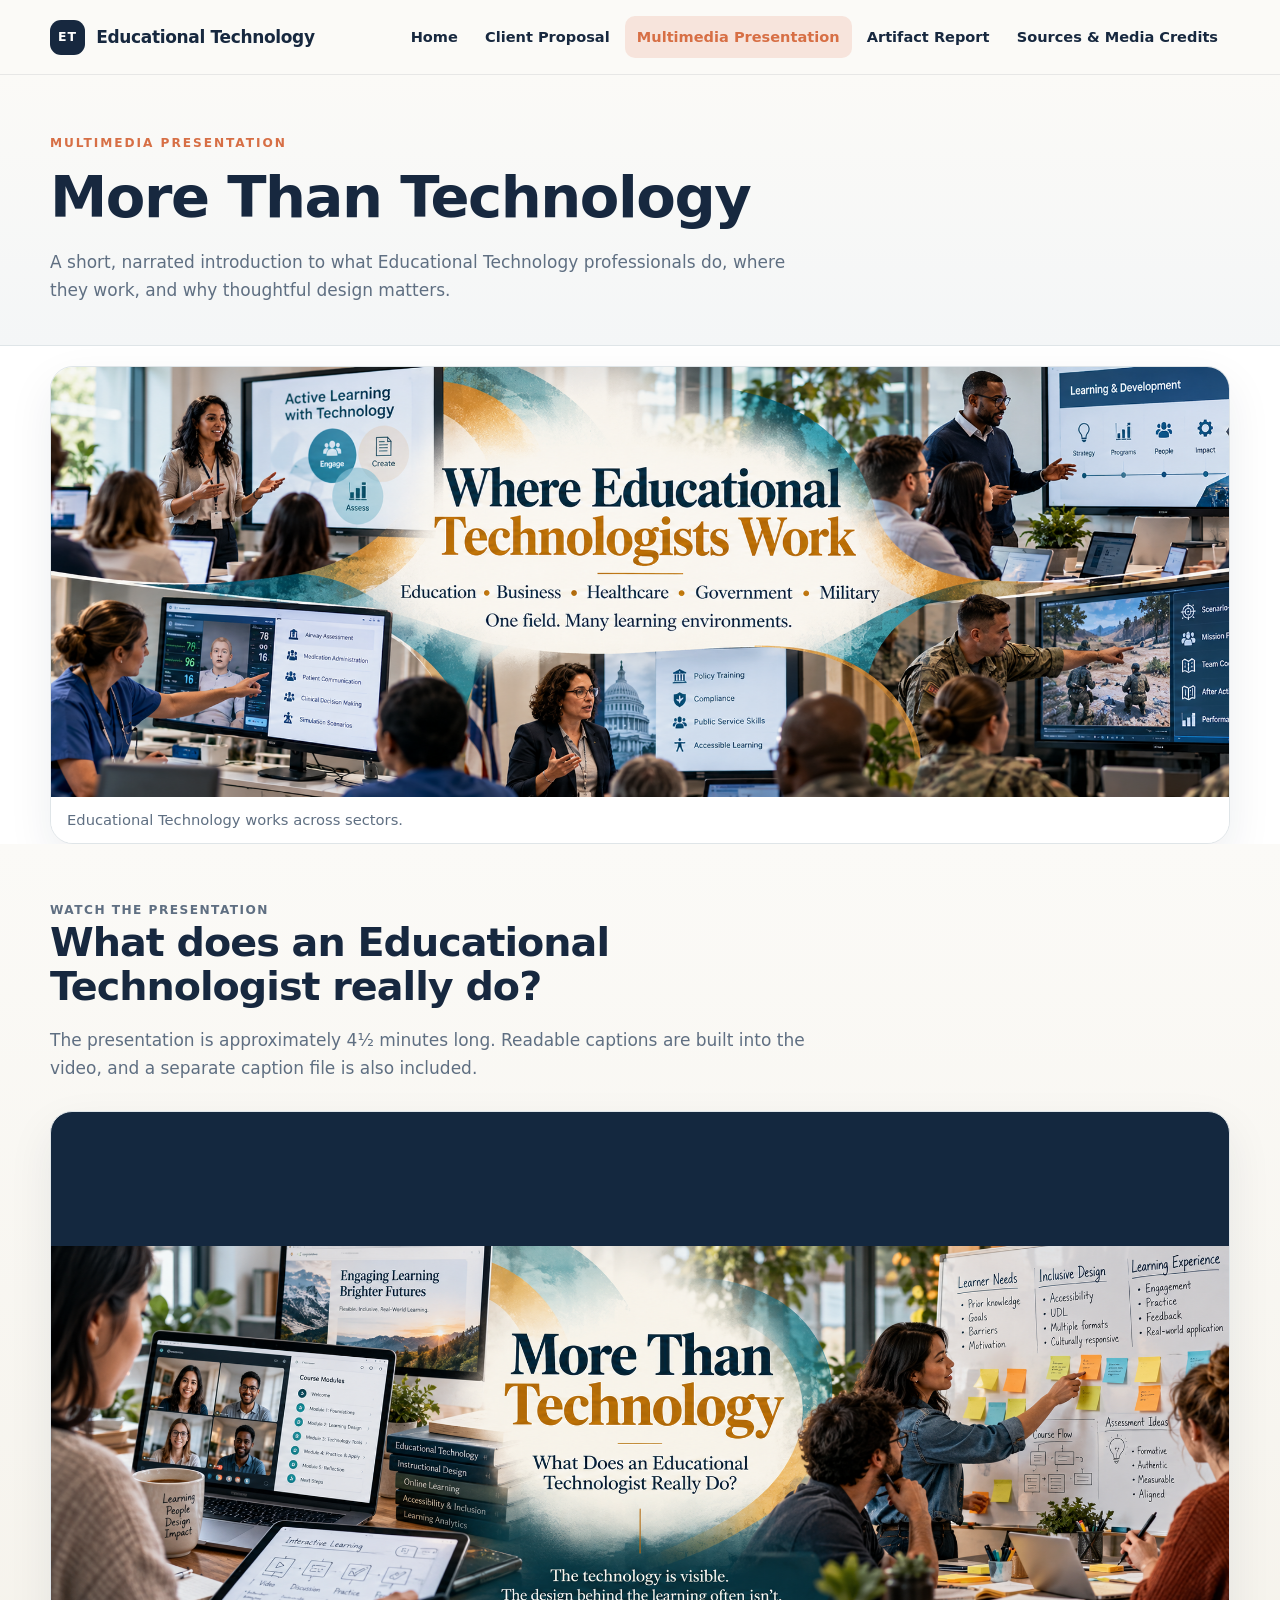
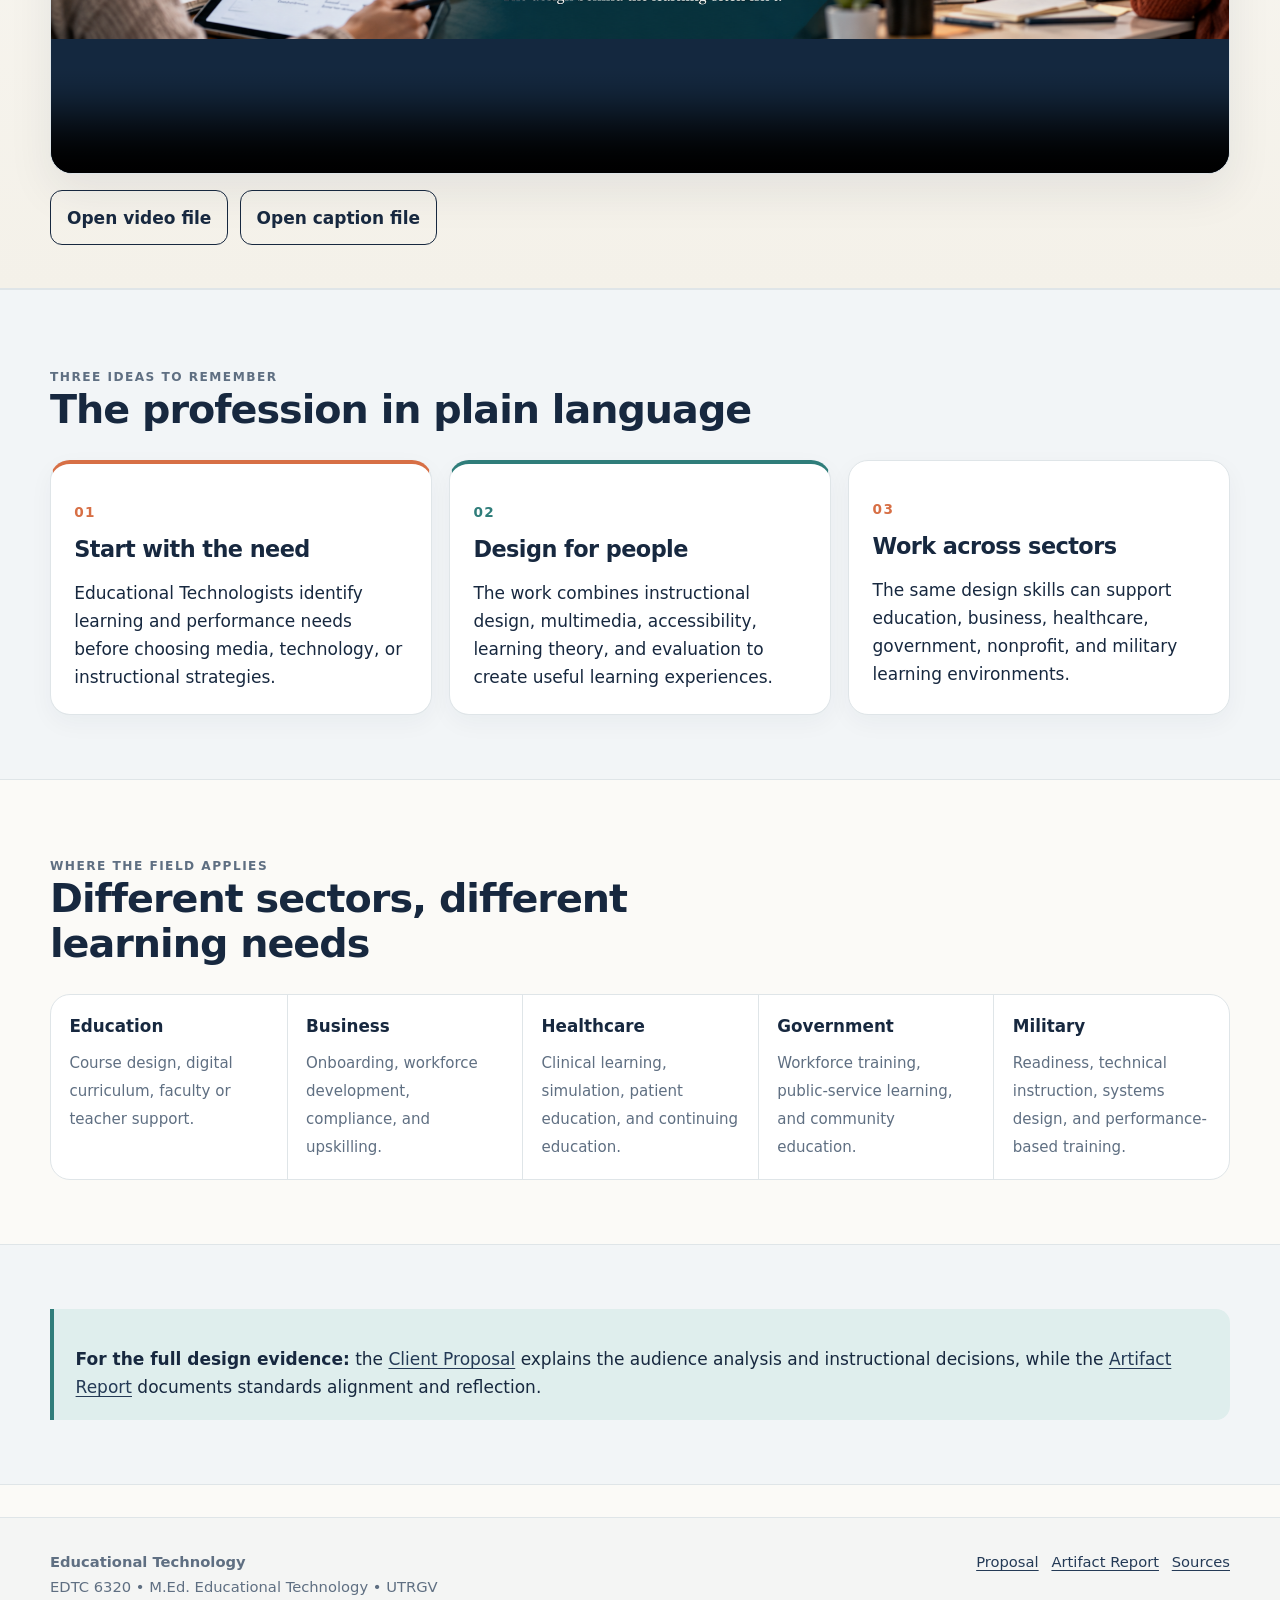
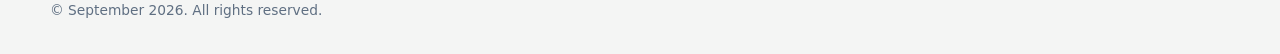
<file: multimedia.html>
<!doctype html>
<html lang="en">
<head>
  <meta charset="utf-8">
  <meta name="viewport" content="width=device-width, initial-scale=1">
  <meta name="description" content="Multimedia presentation for More Than Technology, a concise introduction to the work of Educational Technology professionals.">
  <title>Multimedia Presentation | More Than Technology</title>
  <link rel="icon" href="assets/favicon.svg" type="image/svg+xml">
  <link rel="stylesheet" href="styles.css">
  <script src="script.js" defer></script>
</head>
<body>
<a class="skip-link" href="#main">Skip to main content</a>
<header class="site-header">
  <div class="container nav-wrap">
    <a class="brand" href="index.html"><span class="brand-mark">ET</span><span>Educational Technology</span></a>
    <button class="menu-toggle" aria-expanded="false" aria-controls="main-nav">Menu</button>
    <nav id="main-nav" aria-label="Main navigation">
      <ul class="nav-list">
        <li><a href="index.html">Home</a></li>
        <li><a href="client-proposal.html">Client Proposal</a></li>
        <li><a href="multimedia.html" aria-current="page">Multimedia Presentation</a></li>
        <li><a href="artifact-report.html">Artifact Report</a></li>
        <li><a href="sources.html">Sources &amp; Media Credits</a></li>
      </ul>
    </nav>
  </div>
</header>

<main id="main">
  <section class="page-hero">
    <div class="container">
      <p class="eyebrow">Multimedia Presentation</p>
      <h1 class="page-title">More Than Technology</h1>
      <p>A short, narrated introduction to what Educational Technology professionals do, where they work, and why thoughtful design matters.</p>
    </div>
  </section>

  <section class="page-banner" aria-label="Page visual">
    <div class="container">
      <figure class="page-banner-figure">
        <img src="assets/careers-banner-where-edtech-works.png" alt="A visual banner showing Educational Technology professionals working across education, business, healthcare, government, and military settings." loading="eager">
        <figcaption>Educational Technology works across sectors.</figcaption>
      </figure>
    </div>
  </section>


  <section class="section-sm video-section">
    <div class="container">
      <div class="section-heading">
        <p class="kicker">Watch the presentation</p>
        <h2>What does an Educational Technologist really do?</h2>
        <p>The presentation is approximately 4½ minutes long. Readable captions are built into the video, and a separate caption file is also included.</p>
      </div>

      <video class="presentation-video" controls preload="metadata" playsinline poster="assets/home-banner-more-than-technology.png">
        <source src="assets/more-than-technology-final-narrated.mp4" type="video/mp4">
        <track kind="captions" src="assets/more-than-technology-final-captions.srt" srclang="en" label="English">
        Your browser does not support embedded video.
      </video>

      <div class="video-links">
        <a class="btn secondary" href="assets/more-than-technology-final-narrated.mp4">Open video file</a>
        <a class="btn secondary" href="assets/more-than-technology-final-captions.srt">Open caption file</a>
      </div>
    </div>
  </section>

  <section class="section alt">
    <div class="container">
      <div class="section-heading">
        <p class="kicker">Three ideas to remember</p>
        <h2>The profession in plain language</h2>
      </div>
      <div class="grid-3">
        <article class="card accent">
          <p class="card-number">01</p>
          <h3>Start with the need</h3>
          <p>Educational Technologists identify learning and performance needs before choosing media, technology, or instructional strategies.</p>
        </article>
        <article class="card teal">
          <p class="card-number" style="color:var(--teal)">02</p>
          <h3>Design for people</h3>
          <p>The work combines instructional design, multimedia, accessibility, learning theory, and evaluation to create useful learning experiences.</p>
        </article>
        <article class="card">
          <p class="card-number">03</p>
          <h3>Work across sectors</h3>
          <p>The same design skills can support education, business, healthcare, government, nonprofit, and military learning environments.</p>
        </article>
      </div>
    </div>
  </section>

  <section class="section">
    <div class="container">
      <div class="section-heading">
        <p class="kicker">Where the field applies</p>
        <h2>Different sectors, different learning needs</h2>
      </div>
      <div class="sector-strip">
        <div><strong>Education</strong><span>Course design, digital curriculum, faculty or teacher support.</span></div>
        <div><strong>Business</strong><span>Onboarding, workforce development, compliance, and upskilling.</span></div>
        <div><strong>Healthcare</strong><span>Clinical learning, simulation, patient education, and continuing education.</span></div>
        <div><strong>Government</strong><span>Workforce training, public-service learning, and community education.</span></div>
        <div><strong>Military</strong><span>Readiness, technical instruction, systems design, and performance-based training.</span></div>
      </div>
    </div>
  </section>

  <section class="section alt">
    <div class="container">
      <div class="callout">
        <p><strong>For the full design evidence:</strong> the <a href="client-proposal.html">Client Proposal</a> explains the audience analysis and instructional decisions, while the <a href="artifact-report.html">Artifact Report</a> documents standards alignment and reflection.</p>
      </div>
    </div>
  </section>
</main>

<footer class="site-footer">
  <div class="container footer-wrap">
    <div><p><strong>Educational Technology</strong></p><p>EDTC 6320 • M.Ed. Educational Technology • UTRGV</p><p class="copyright">© September 2026. All rights reserved.</p></div>
    <div class="footer-nav"><a href="client-proposal.html">Proposal</a><a href="artifact-report.html">Artifact Report</a><a href="sources.html">Sources</a></div>
  </div>
</footer>
</body>
</html>
</file>
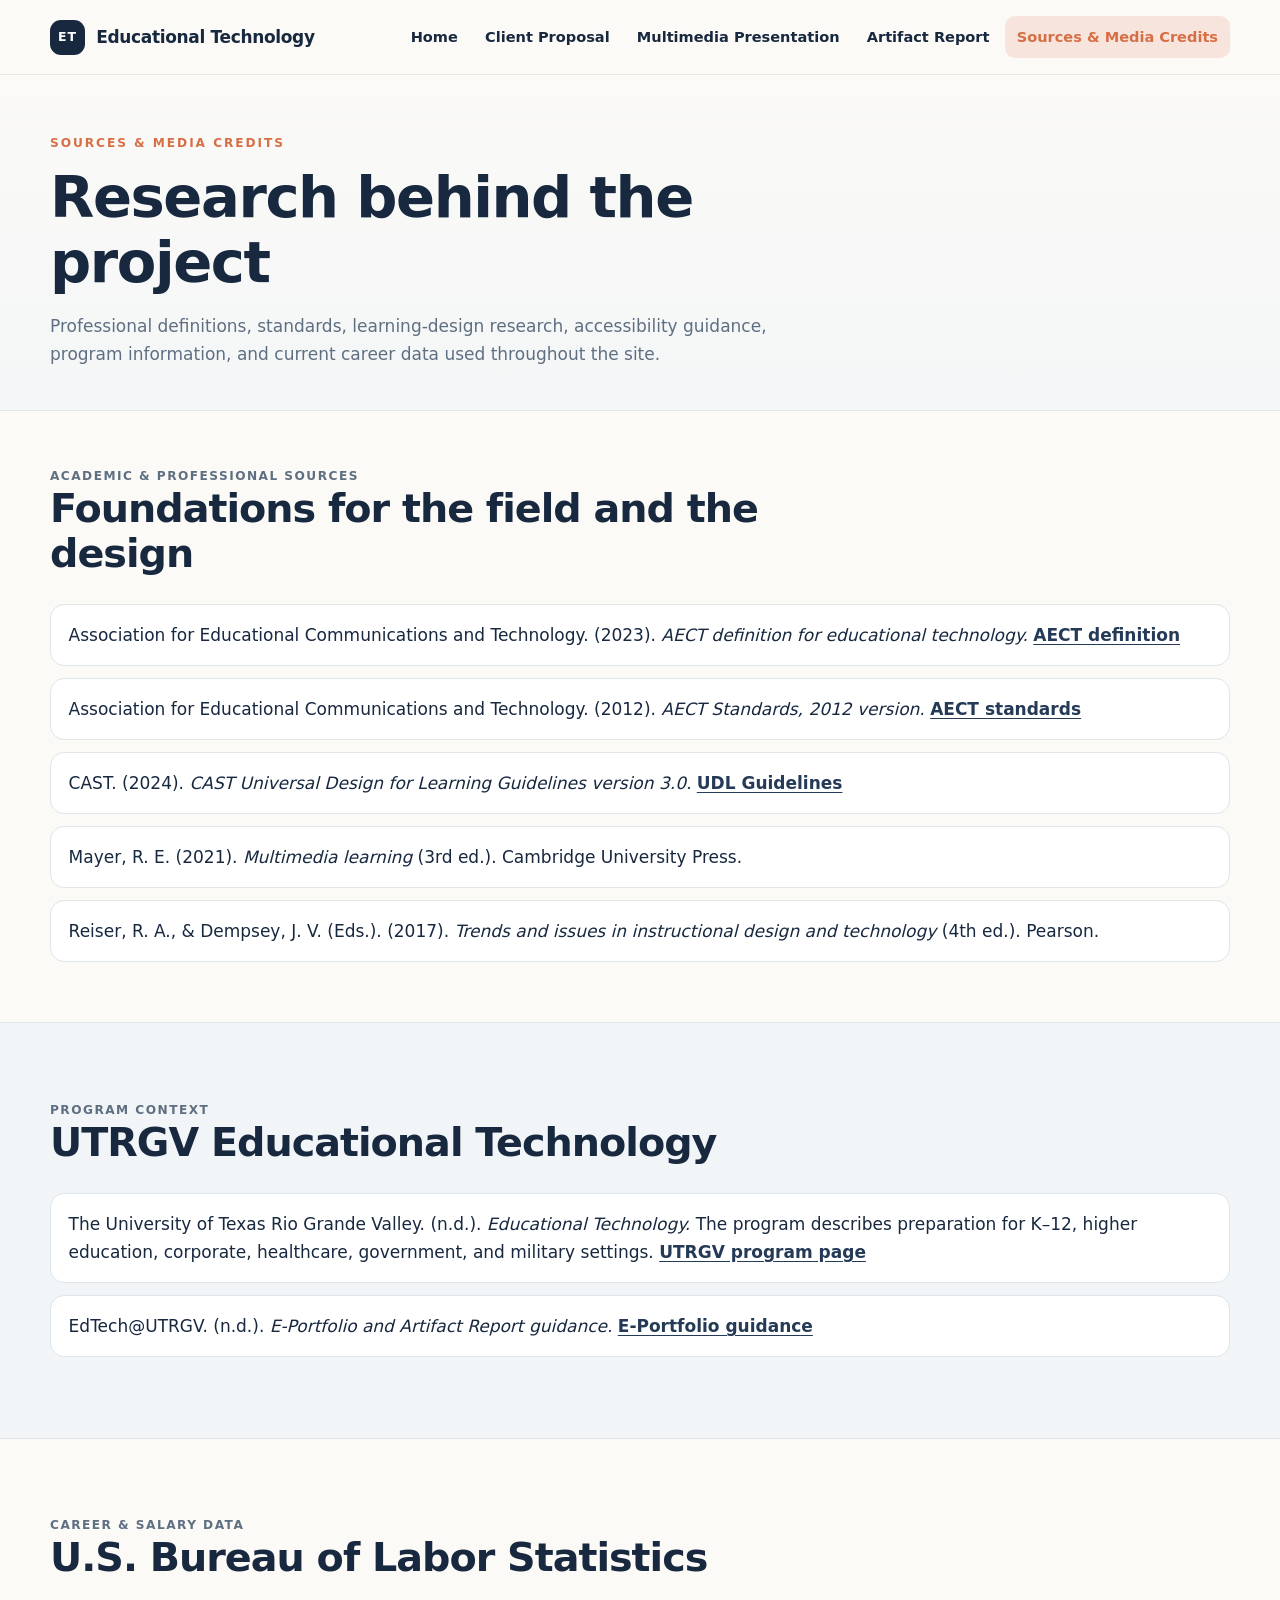
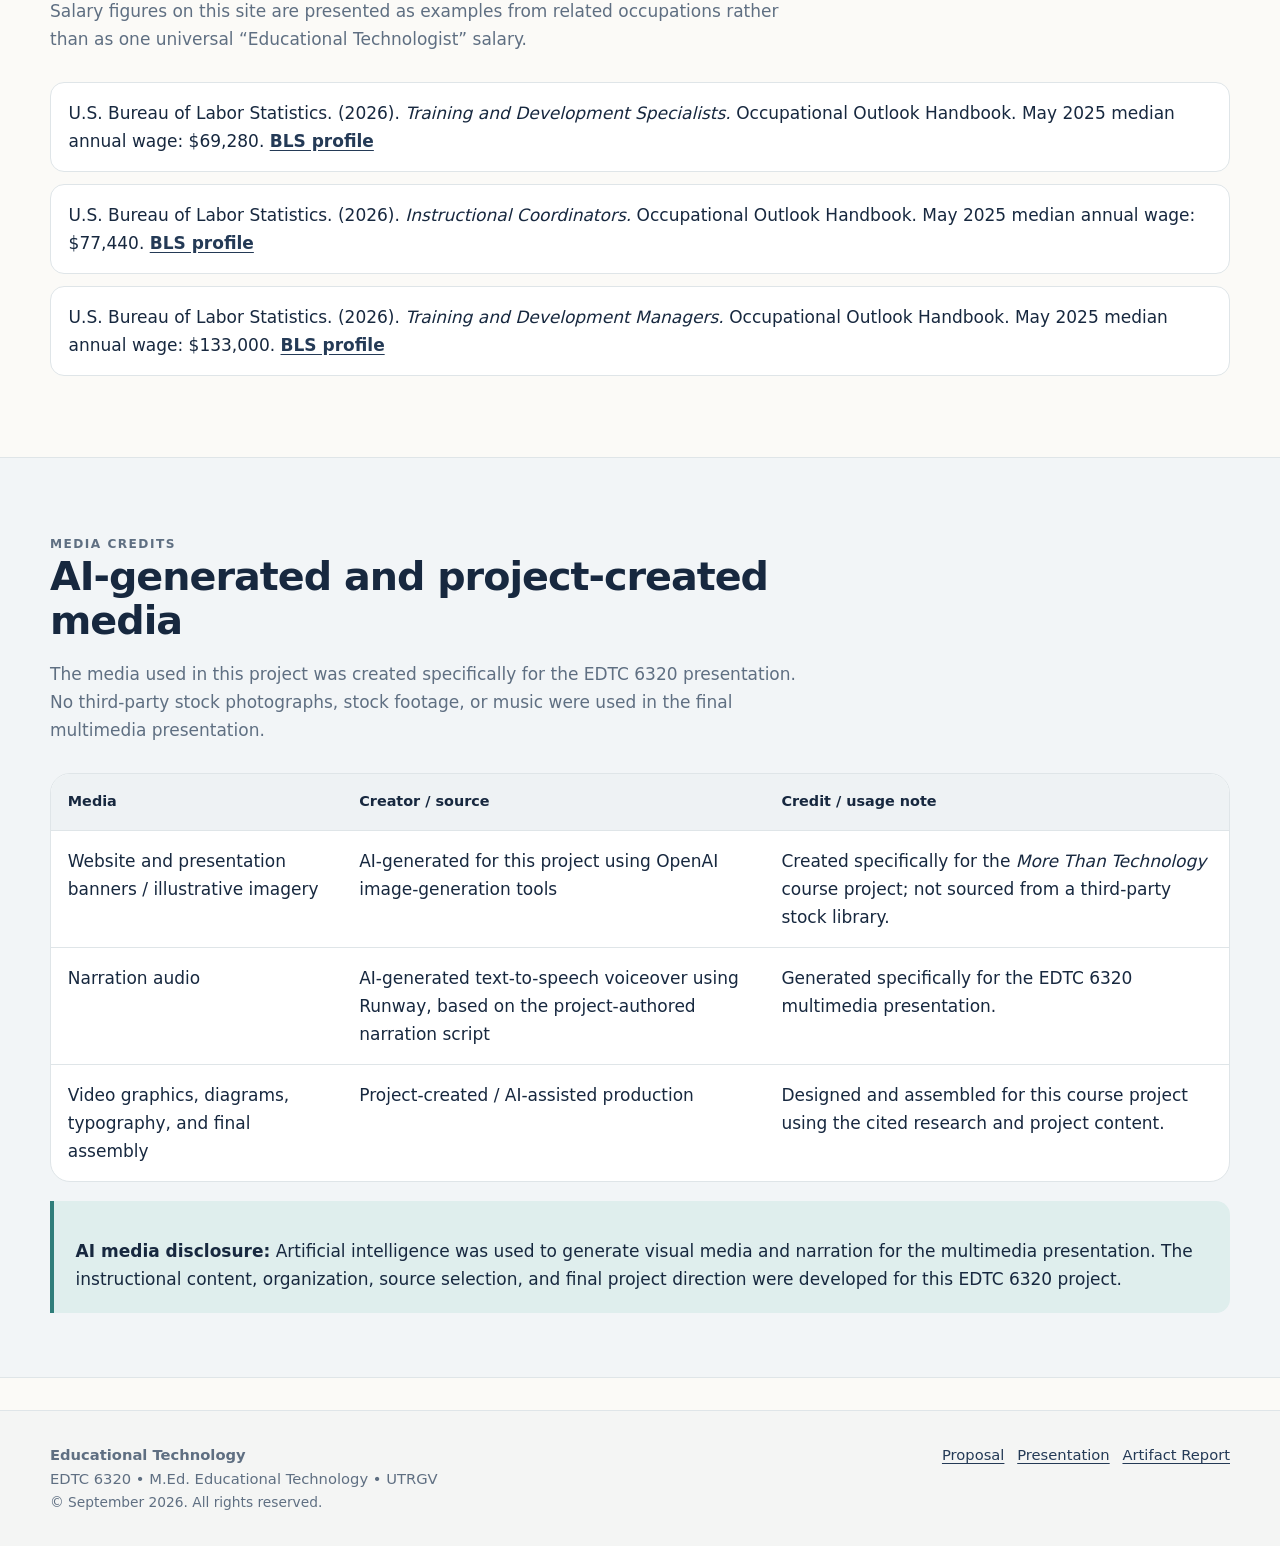
<file: references.html>
<!doctype html><html lang="en"><head><meta charset="utf-8"><meta name="viewport" content="width=device-width,initial-scale=1"><meta http-equiv="refresh" content="0;url=sources.html"><link rel="canonical" href="sources.html"><title>Redirecting | More Than Technology</title></head><body><p><a href="sources.html">Continue to the current page</a></p></body></html>
</file>
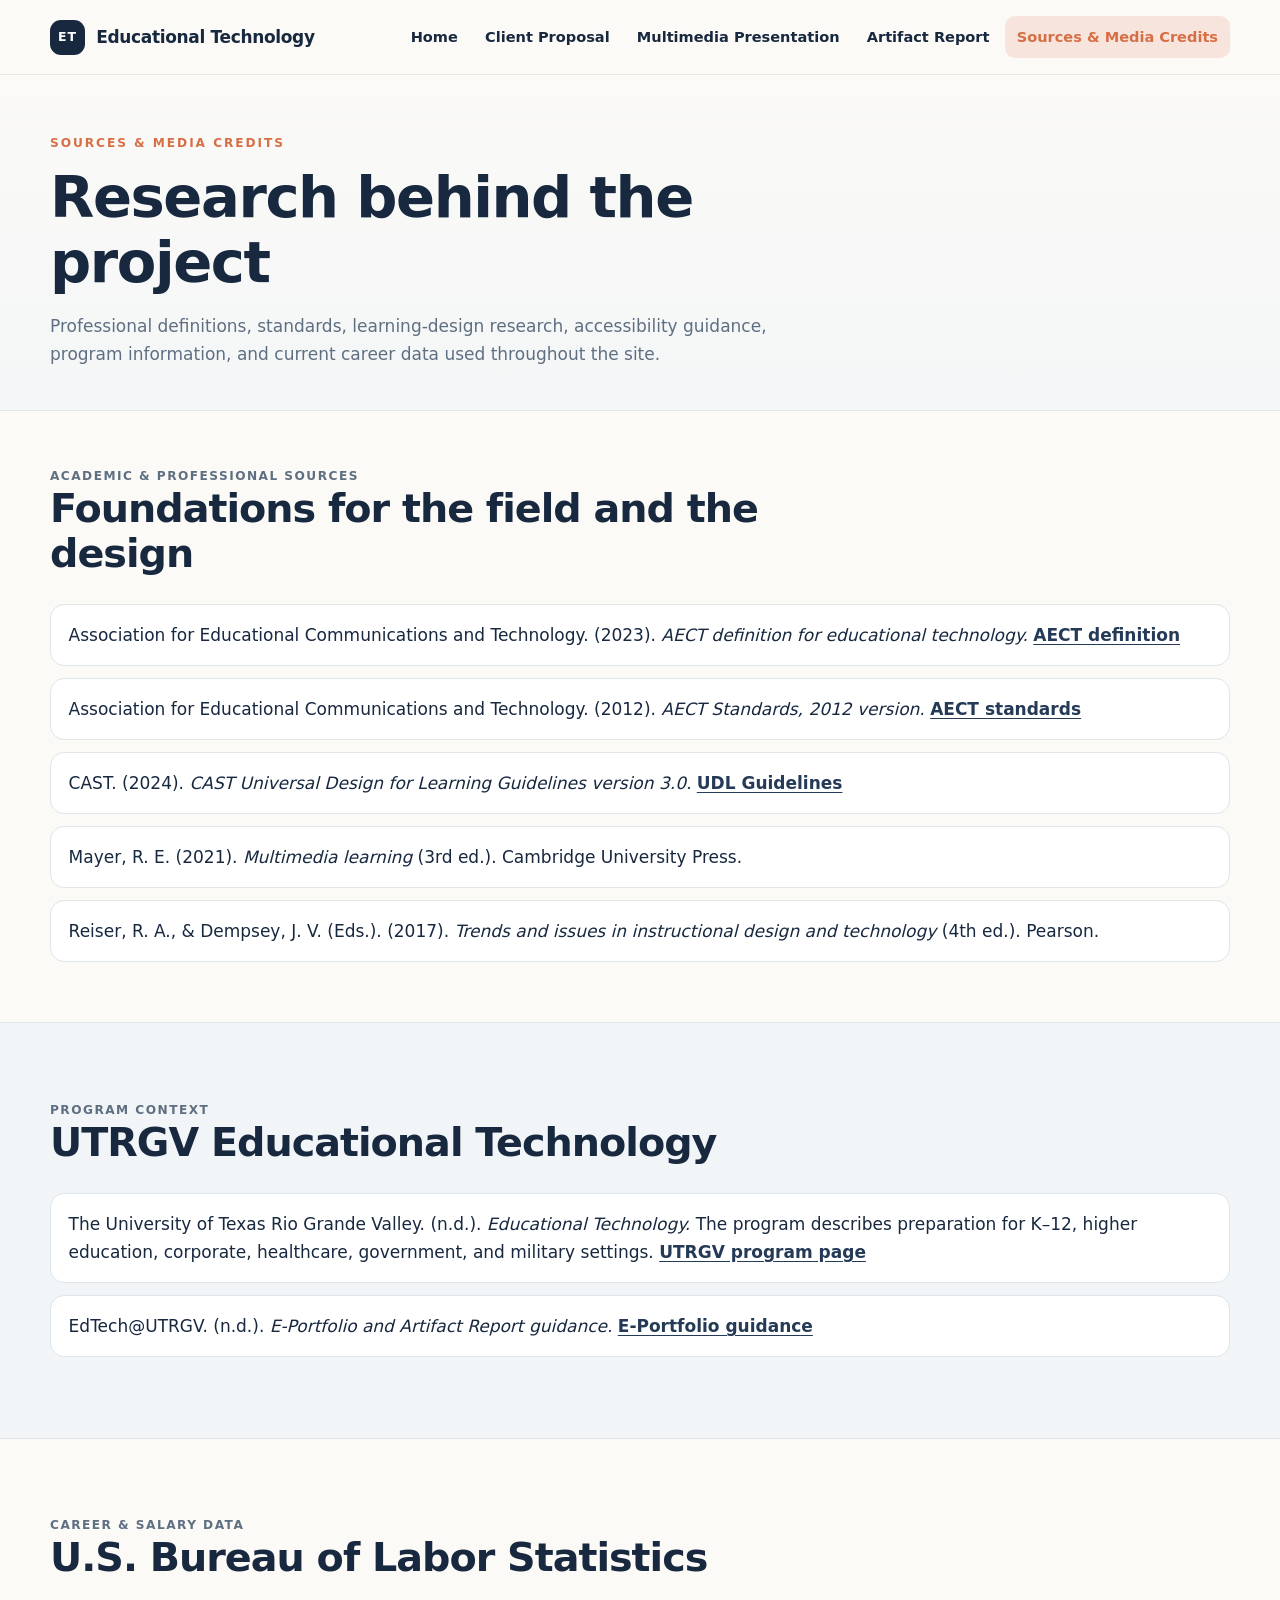
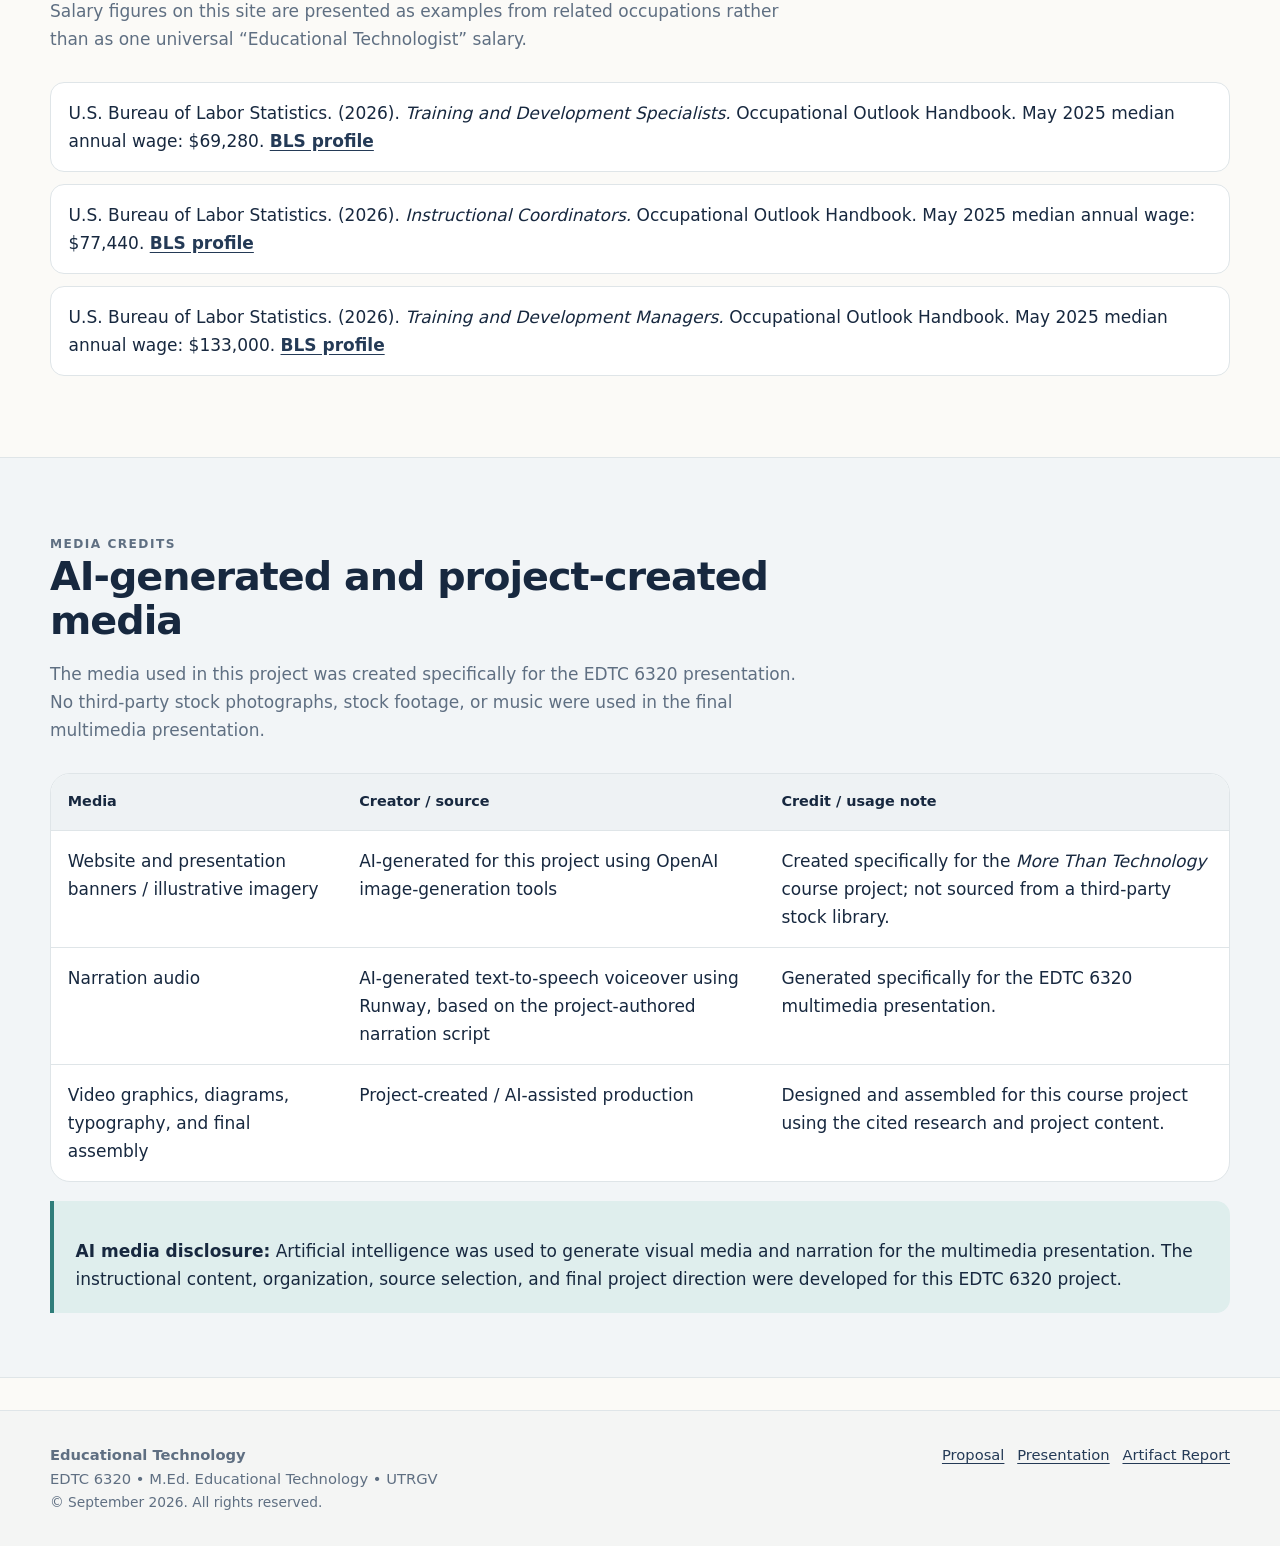
<file: sources.html>
<!doctype html>
<html lang="en">
<head>
  <meta charset="utf-8">
  <meta name="viewport" content="width=device-width, initial-scale=1">
  <meta name="description" content="Sources and media credits for More Than Technology.">
  <title>Sources & Media Credits | More Than Technology</title>
  <link rel="icon" href="assets/favicon.svg" type="image/svg+xml">
  <link rel="stylesheet" href="styles.css">
  <script src="script.js" defer></script>
</head>
<body>
<a class="skip-link" href="#main">Skip to main content</a>
<header class="site-header"><div class="container nav-wrap"><a class="brand" href="index.html"><span class="brand-mark">ET</span><span>Educational Technology</span></a><button class="menu-toggle" aria-expanded="false" aria-controls="main-nav">Menu</button><nav id="main-nav" aria-label="Main navigation"><ul class="nav-list"><li><a href="index.html">Home</a></li><li><a href="client-proposal.html">Client Proposal</a></li><li><a href="multimedia.html">Multimedia Presentation</a></li><li><a href="artifact-report.html">Artifact Report</a></li><li><a href="sources.html" aria-current="page">Sources &amp; Media Credits</a></li></ul></nav></div></header>

<main id="main">
  <section class="page-hero"><div class="container"><p class="eyebrow">Sources &amp; Media Credits</p><h1 class="page-title">Research behind the project</h1><p>Professional definitions, standards, learning-design research, accessibility guidance, program information, and current career data used throughout the site.</p></div></section>

  <section class="section-sm">
    <div class="container">
      <div class="section-heading"><p class="kicker">Academic &amp; professional sources</p><h2>Foundations for the field and the design</h2></div>
      <ul class="source-list">
        <li class="source-item"><p>Association for Educational Communications and Technology. (2023). <em>AECT definition for educational technology.</em> <a href="https://aect.org/aect/about/aect-definition" target="_blank" rel="noopener">AECT definition</a></p></li>
        <li class="source-item"><p>Association for Educational Communications and Technology. (2012). <em>AECT Standards, 2012 version.</em> <a href="https://aect.org/aect/about/standards" target="_blank" rel="noopener">AECT standards</a></p></li>
        <li class="source-item"><p>CAST. (2024). <em>CAST Universal Design for Learning Guidelines version 3.0.</em> <a href="https://udlguidelines.cast.org/" target="_blank" rel="noopener">UDL Guidelines</a></p></li>
        <li class="source-item"><p>Mayer, R. E. (2021). <em>Multimedia learning</em> (3rd ed.). Cambridge University Press.</p></li>
        <li class="source-item"><p>Reiser, R. A., &amp; Dempsey, J. V. (Eds.). (2017). <em>Trends and issues in instructional design and technology</em> (4th ed.). Pearson.</p></li>
      </ul>
    </div>
  </section>

  <section class="section alt">
    <div class="container">
      <div class="section-heading"><p class="kicker">Program context</p><h2>UTRGV Educational Technology</h2></div>
      <ul class="source-list">
        <li class="source-item"><p>The University of Texas Rio Grande Valley. (n.d.). <em>Educational Technology.</em> The program describes preparation for K–12, higher education, corporate, healthcare, government, and military settings. <a href="https://www.utrgv.edu/cep/schools-and-departments/department-of-teaching-and-learning/edtech/" target="_blank" rel="noopener">UTRGV program page</a></p></li>
        <li class="source-item"><p>EdTech@UTRGV. (n.d.). <em>E-Portfolio and Artifact Report guidance.</em> <a href="https://edtechutrgv.wordpress.com/m-ed-in-educational-technology/e-portfolio/" target="_blank" rel="noopener">E-Portfolio guidance</a></p></li>
      </ul>
    </div>
  </section>

  <section class="section">
    <div class="container">
      <div class="section-heading"><p class="kicker">Career &amp; salary data</p><h2>U.S. Bureau of Labor Statistics</h2><p>Salary figures on this site are presented as examples from related occupations rather than as one universal “Educational Technologist” salary.</p></div>
      <ul class="source-list">
        <li class="source-item"><p>U.S. Bureau of Labor Statistics. (2026). <em>Training and Development Specialists.</em> Occupational Outlook Handbook. May 2025 median annual wage: $69,280. <a href="https://www.bls.gov/ooh/business-and-financial/training-and-development-specialists.htm" target="_blank" rel="noopener">BLS profile</a></p></li>
        <li class="source-item"><p>U.S. Bureau of Labor Statistics. (2026). <em>Instructional Coordinators.</em> Occupational Outlook Handbook. May 2025 median annual wage: $77,440. <a href="https://www.bls.gov/ooh/education-training-and-library/instructional-coordinators.htm" target="_blank" rel="noopener">BLS profile</a></p></li>
        <li class="source-item"><p>U.S. Bureau of Labor Statistics. (2026). <em>Training and Development Managers.</em> Occupational Outlook Handbook. May 2025 median annual wage: $133,000. <a href="https://www.bls.gov/ooh/management/training-and-development-managers.htm" target="_blank" rel="noopener">BLS profile</a></p></li>
      </ul>
    </div>
  </section>

  <section class="section alt">
    <div class="container">
      <div class="section-heading">
        <p class="kicker">Media credits</p>
        <h2>AI-generated and project-created media</h2>
        <p>The media used in this project was created specifically for the EDTC 6320 presentation. No third-party stock photographs, stock footage, or music were used in the final multimedia presentation.</p>
      </div>

      <div class="table-wrap">
        <table>
          <thead>
            <tr>
              <th>Media</th>
              <th>Creator / source</th>
              <th>Credit / usage note</th>
            </tr>
          </thead>
          <tbody>
            <tr>
              <td>Website and presentation banners / illustrative imagery</td>
              <td>AI-generated for this project using OpenAI image-generation tools</td>
              <td>Created specifically for the <em>More Than Technology</em> course project; not sourced from a third-party stock library.</td>
            </tr>
            <tr>
              <td>Narration audio</td>
              <td>AI-generated text-to-speech voiceover using Runway, based on the project-authored narration script</td>
              <td>Generated specifically for the EDTC 6320 multimedia presentation.</td>
            </tr>
            <tr>
              <td>Video graphics, diagrams, typography, and final assembly</td>
              <td>Project-created / AI-assisted production</td>
              <td>Designed and assembled for this course project using the cited research and project content.</td>
            </tr>
          </tbody>
        </table>
      </div>

      <div class="callout" style="margin-top:1.2rem">
        <p><strong>AI media disclosure:</strong> Artificial intelligence was used to generate visual media and narration for the multimedia presentation. The instructional content, organization, source selection, and final project direction were developed for this EDTC 6320 project.</p>
      </div>
    </div>
  </section>
</main>

<footer class="site-footer"><div class="container footer-wrap"><div><p><strong>Educational Technology</strong></p><p>EDTC 6320 • M.Ed. Educational Technology • UTRGV</p><p class="copyright">© September 2026. All rights reserved.</p></div><div class="footer-nav"><a href="client-proposal.html">Proposal</a><a href="multimedia.html">Presentation</a><a href="artifact-report.html">Artifact Report</a></div></div></footer>
</body>
</html>
</file>
<file: styles.css>
:root {
  --ink: #17283f;
  --ink-2: #243a56;
  --muted: #5f6f82;
  --paper: #fbfaf7;
  --surface: #ffffff;
  --surface-2: #f2f5f7;
  --line: #dfe5e8;
  --accent: #d76f45;
  --accent-soft: #f7e4dc;
  --teal: #2f7d7a;
  --teal-soft: #dfeeed;
  --shadow: 0 18px 45px rgba(23, 40, 63, 0.08);
  --radius: 20px;
  --max: 1180px;
}

* { box-sizing: border-box; }
html { scroll-behavior: smooth; }
body {
  margin: 0;
  font-family: Inter, ui-sans-serif, system-ui, -apple-system, BlinkMacSystemFont, "Segoe UI", sans-serif;
  color: var(--ink);
  background: var(--paper);
  line-height: 1.65;
  font-size: 17px;
}
img, svg { max-width: 100%; display: block; }
a { color: var(--ink-2); text-underline-offset: 3px; }
a:hover { color: var(--accent); }
button, input, textarea, select { font: inherit; }

.skip-link {
  position: absolute;
  left: -9999px;
  top: .75rem;
  z-index: 100;
  background: var(--ink);
  color: white;
  padding: .7rem 1rem;
  border-radius: 10px;
}
.skip-link:focus { left: .75rem; }

.container {
  width: min(var(--max), calc(100% - 2.25rem));
  margin: 0 auto;
}

.site-header {
  position: sticky;
  top: 0;
  z-index: 40;
  background: rgba(251,250,247,.95);
  backdrop-filter: blur(12px);
  border-bottom: 1px solid rgba(23,40,63,.09);
}
.nav-wrap {
  min-height: 74px;
  display: flex;
  align-items: center;
  justify-content: space-between;
  gap: 1.25rem;
}
.brand {
  display: inline-flex;
  align-items: center;
  gap: .7rem;
  font-weight: 850;
  text-decoration: none;
  color: var(--ink);
  letter-spacing: -.02em;
  white-space: nowrap;
}
.brand-mark {
  width: 35px;
  height: 35px;
  border-radius: 11px;
  display: grid;
  place-items: center;
  background: var(--ink);
  color: white;
  font-size: .78rem;
  letter-spacing: .08em;
}
.nav-list {
  display: flex;
  align-items: center;
  justify-content: flex-end;
  gap: .2rem;
  list-style: none;
  margin: 0;
  padding: 0;
}
.nav-list a {
  display: inline-block;
  text-decoration: none;
  color: var(--ink);
  padding: .58rem .75rem;
  border-radius: 10px;
  font-size: .91rem;
  font-weight: 700;
}
.nav-list a:hover,
.nav-list a:focus-visible { background: var(--surface-2); color: var(--ink); }
.nav-list a[aria-current="page"] { color: var(--accent); background: var(--accent-soft); }
.menu-toggle {
  display: none;
  border: 1px solid var(--line);
  background: var(--surface);
  border-radius: 10px;
  padding: .55rem .7rem;
  color: var(--ink);
  cursor: pointer;
}

.hero {
  padding: 5rem 0 4rem;
  border-bottom: 1px solid var(--line);
  background:
    radial-gradient(circle at 88% 12%, rgba(47,125,122,.13), transparent 26%),
    radial-gradient(circle at 72% 88%, rgba(215,111,69,.12), transparent 27%),
    linear-gradient(180deg, #fbfaf7 0%, #f7f6f2 100%);
}
.hero-grid {
  display: grid;
  grid-template-columns: minmax(0, 1.35fr) minmax(300px, .65fr);
  gap: clamp(2rem, 5vw, 5rem);
  align-items: center;
}
.eyebrow {
  margin: 0 0 .85rem;
  color: var(--accent);
  font-weight: 850;
  text-transform: uppercase;
  letter-spacing: .16em;
  font-size: .76rem;
}
h1, h2, h3 { margin-top: 0; line-height: 1.12; letter-spacing: -.025em; }
h1 { font-size: clamp(2.8rem, 6vw, 5.4rem); margin-bottom: 1rem; max-width: 850px; }
.page-title { font-size: clamp(2.3rem, 4.5vw, 4.1rem); max-width: 860px; margin-bottom: .9rem; }
h2 { font-size: clamp(1.7rem, 3.1vw, 2.5rem); margin-bottom: .85rem; }
h3 { font-size: clamp(1.15rem, 2vw, 1.4rem); margin-bottom: .55rem; }
.hero-subtitle {
  font-size: clamp(1.25rem, 2.4vw, 1.75rem);
  max-width: 740px;
  color: var(--ink-2);
  margin: 0 0 1.25rem;
}
.hero-copy p.lead { max-width: 760px; font-size: 1.08rem; color: var(--muted); }
.hero-meta {
  display: flex;
  flex-wrap: wrap;
  gap: .55rem .9rem;
  margin: 1.35rem 0 0;
  color: var(--muted);
  font-size: .95rem;
}
.hero-card {
  background: var(--ink);
  color: #f7fbff;
  padding: 1.65rem;
  border-radius: var(--radius);
  box-shadow: var(--shadow);
}
.hero-card h2, .hero-card h3 { color: white; }
.hero-card p { color: #dbe5ef; }
.hero-card ul { margin: .8rem 0 0; padding-left: 1.1rem; color: #e7eef5; }
.hero-card li + li { margin-top: .45rem; }

.page-hero {
  padding: 3.6rem 0 2.6rem;
  border-bottom: 1px solid var(--line);
  background: linear-gradient(180deg, #fbfaf7 0%, #f4f6f7 100%);
}
.page-hero p:last-child { margin-bottom: 0; max-width: 760px; color: var(--muted); }

.section { padding: 4rem 0; }
.section-sm { padding: 2.7rem 0; }
.section.alt { background: var(--surface-2); border-top: 1px solid var(--line); border-bottom: 1px solid var(--line); }
.section-heading { max-width: 760px; margin-bottom: 1.8rem; }
.section-heading p { color: var(--muted); margin-bottom: 0; }
.kicker { color: var(--teal); font-weight: 800; text-transform: uppercase; letter-spacing: .12em; font-size: .76rem; margin-bottom: .75rem; }

.grid-2 { display: grid; grid-template-columns: repeat(2, minmax(0, 1fr)); gap: 1.25rem; }
.grid-3 { display: grid; grid-template-columns: repeat(3, minmax(0, 1fr)); gap: 1.1rem; }
.grid-4 { display: grid; grid-template-columns: repeat(4, minmax(0, 1fr)); gap: 1rem; }

.card {
  background: var(--surface);
  border: 1px solid var(--line);
  border-radius: var(--radius);
  padding: 1.45rem;
  box-shadow: 0 8px 24px rgba(23,40,63,.045);
}
.card.soft { background: #f7f8f9; }
.card.accent { border-top: 4px solid var(--accent); }
.card.teal { border-top: 4px solid var(--teal); }
.card p:last-child, .card ul:last-child { margin-bottom: 0; }
.card-number { color: var(--accent); font-weight: 900; font-size: .85rem; letter-spacing: .1em; }

.button-row { display: flex; flex-wrap: wrap; gap: .75rem; margin-top: 1.25rem; }
.btn {
  display: inline-flex;
  align-items: center;
  gap: .5rem;
  text-decoration: none;
  font-weight: 800;
  border-radius: 12px;
  padding: .78rem 1rem;
  border: 1px solid var(--ink);
}
.btn.primary { background: var(--ink); color: white; }
.btn.secondary { background: transparent; color: var(--ink); }
.btn:hover { transform: translateY(-1px); }

.statement {
  padding: 1.6rem 1.75rem;
  border-radius: var(--radius);
  background: var(--ink);
  color: white;
  font-size: clamp(1.2rem, 2.1vw, 1.55rem);
  line-height: 1.45;
  box-shadow: var(--shadow);
}
.statement strong { color: #ffd9c9; }

.metric {
  border-left: 3px solid var(--accent);
  padding-left: 1rem;
}
.metric .value { font-size: clamp(1.8rem, 4vw, 2.7rem); font-weight: 900; letter-spacing: -.04em; color: var(--ink); }
.metric .label { color: var(--muted); margin: .2rem 0 0; }

.table-wrap { overflow-x: auto; border: 1px solid var(--line); border-radius: var(--radius); background: var(--surface); }
table { border-collapse: collapse; width: 100%; min-width: 760px; }
th, td { text-align: left; vertical-align: top; padding: 1rem 1.05rem; border-bottom: 1px solid var(--line); }
th { color: var(--ink); background: #eef2f4; font-size: .9rem; }
tbody tr:last-child td { border-bottom: 0; }

.timeline { position: relative; margin: 1.5rem 0 0; }
.timeline:before { content: ""; position: absolute; left: 12px; top: 12px; bottom: 12px; width: 2px; background: var(--line); }
.timeline-item { position: relative; padding-left: 2.6rem; margin-bottom: 1.55rem; }
.timeline-item:before { content: ""; position: absolute; left: 4px; top: .4rem; width: 18px; height: 18px; border-radius: 50%; background: var(--paper); border: 5px solid var(--teal); }
.timeline-item p { margin-bottom: 0; color: var(--muted); }

.process { display: grid; grid-template-columns: repeat(5, minmax(0, 1fr)); gap: .7rem; }
.process-step { position: relative; padding: 1rem; border-radius: 14px; background: var(--surface); border: 1px solid var(--line); min-height: 110px; }
.process-step b { display: block; margin-bottom: .35rem; }

.callout {
  border-left: 4px solid var(--teal);
  background: var(--teal-soft);
  padding: 1.2rem 1.35rem;
  border-radius: 0 14px 14px 0;
}
.callout.warning { border-left-color: var(--accent); background: var(--accent-soft); }
.callout p:last-child { margin-bottom: 0; }

.standard-group { margin-bottom: 2rem; }
.standard-group > h3 { font-size: 1rem; text-transform: uppercase; letter-spacing: .08em; color: var(--muted); margin-bottom: .8rem; }
.standard-card { background: var(--surface); border: 1px solid var(--line); border-radius: 16px; padding: 1.25rem; }
.standard-card + .standard-card { margin-top: .8rem; }
.standard-label { display: inline-flex; align-items: center; gap: .5rem; font-weight: 900; color: var(--ink); margin-bottom: .45rem; }
.standard-code { color: white; background: var(--ink); border-radius: 8px; padding: .18rem .5rem; font-size: .82rem; }
.standard-note { color: var(--muted); font-size: .92rem; }

.scene-list { display: grid; gap: .85rem; counter-reset: scene; }
.scene { display: grid; grid-template-columns: 64px 1fr; gap: 1rem; align-items: start; padding: 1rem 0; border-bottom: 1px solid var(--line); }
.scene:last-child { border-bottom: 0; }
.scene-num { width: 52px; height: 52px; border-radius: 50%; display: grid; place-items: center; background: var(--ink); color: white; font-weight: 900; }
.scene p { margin-bottom: .25rem; color: var(--muted); }

.source-list { display: grid; gap: .75rem; padding: 0; list-style: none; }
.source-item { padding: 1rem 1.1rem; border: 1px solid var(--line); background: var(--surface); border-radius: 14px; }
.source-item p { margin: 0; }
.source-item a { font-weight: 750; }

.site-footer { border-top: 1px solid var(--line); margin-top: 2rem; padding: 2rem 0; background: #f4f5f4; }
.footer-wrap { display: flex; justify-content: space-between; gap: 1.5rem; color: var(--muted); font-size: .92rem; }
.footer-wrap p { margin: 0; }
.footer-nav { display: flex; gap: .8rem; flex-wrap: wrap; }

.visually-hidden { position: absolute !important; width: 1px; height: 1px; padding: 0; margin: -1px; overflow: hidden; clip: rect(0,0,0,0); white-space: nowrap; border: 0; }

@media (max-width: 980px) {
  .hero-grid, .grid-3, .grid-4 { grid-template-columns: 1fr 1fr; }
  .hero-grid { grid-template-columns: 1fr; }
  .process { grid-template-columns: 1fr 1fr; }
  h1 { max-width: 900px; }
}

@media (max-width: 760px) {
  body { font-size: 16px; }
  .container { width: min(var(--max), calc(100% - 1.35rem)); }
  .site-header { position: sticky; }
  .nav-wrap { min-height: 66px; flex-wrap: wrap; padding: .7rem 0; }
  .menu-toggle { display: inline-block; }
  nav { width: 100%; display: none; }
  nav.open { display: block; }
  .nav-list { align-items: stretch; flex-direction: column; padding: .4rem 0 .2rem; }
  .nav-list a { display: block; padding: .7rem .75rem; }
  .hero { padding: 3.2rem 0 2.7rem; }
  .page-hero { padding: 2.7rem 0 2rem; }
  h1 { font-size: clamp(2.35rem, 12vw, 3.7rem); }
  .page-title { font-size: clamp(2.1rem, 10vw, 3.3rem); }
  .grid-2, .grid-3, .grid-4, .process { grid-template-columns: 1fr; }
  .section { padding: 3rem 0; }
  .section-sm { padding: 2.2rem 0; }
  .footer-wrap { flex-direction: column; }
}

@media (prefers-reduced-motion: reduce) {
  html { scroll-behavior: auto; }
  *, *::before, *::after { animation-duration: .01ms !important; animation-iteration-count: 1 !important; transition-duration: .01ms !important; }
}

.video-section {
  background: linear-gradient(180deg, #fbfaf7 0%, #f4f1e9 100%);
  border-bottom: 1px solid var(--line);
}
.presentation-video {
  width: 100%;
  display: block;
  aspect-ratio: 16 / 9;
  background: #14283f;
  border: 1px solid var(--line);
  border-radius: calc(var(--radius) + 2px);
  box-shadow: var(--shadow);
}
.presentation-video::cue {
  color: #fff;
  background: rgba(20, 40, 63, .94);
}
.video-links {
  display: flex;
  flex-wrap: wrap;
  gap: .7rem;
  margin-top: 1rem;
}
.sector-strip {
  display: grid;
  grid-template-columns: repeat(5, minmax(0, 1fr));
  border: 1px solid var(--line);
  border-radius: var(--radius);
  overflow: hidden;
  background: var(--surface);
}
.sector-strip > div {
  padding: 1.15rem;
  min-height: 150px;
}
.sector-strip > div + div {
  border-left: 1px solid var(--line);
}
.sector-strip strong {
  display: block;
  color: var(--ink);
  margin-bottom: .45rem;
  font-size: 1.05rem;
}
.sector-strip span {
  color: var(--muted);
  line-height: 1.5;
  font-size: .94rem;
}
@media (max-width: 980px) {
  .sector-strip { grid-template-columns: 1fr 1fr; }
  .sector-strip > div + div { border-left: 0; }
  .sector-strip > div { border-bottom: 1px solid var(--line); }
}
@media (max-width: 620px) {
  .sector-strip { grid-template-columns: 1fr; }
}

.copyright {
  margin-top: .35rem;
  color: var(--muted);
  font-size: .86rem;
}

/* One contextual banner per content page; Sources/References intentionally has none. */
.page-banner {
  padding: 1.25rem 0 0;
  background: var(--surface);
}
.page-banner-figure {
  margin: 0;
  overflow: hidden;
  border: 1px solid var(--line);
  border-radius: calc(var(--radius) + 3px);
  background: #fff;
  box-shadow: var(--shadow);
}
.page-banner-figure img {
  display: block;
  width: 100%;
  height: clamp(230px, 34vw, 430px);
  object-fit: cover;
  object-position: center;
}
.page-banner-figure figcaption {
  padding: .72rem 1rem .82rem;
  color: var(--muted);
  font-size: .92rem;
  line-height: 1.45;
  background: #fff;
}
@media (max-width: 700px) {
  .page-banner { padding-top: .8rem; }
  .page-banner-figure img { height: 220px; }
}



/* Simplified Home page */
.home-hero {
  padding: 4.4rem 0 3.5rem;
}
.home-hero-inner {
  max-width: 900px;
}
.home-hero .lead {
  max-width: 780px;
}
.home-page-banner {
  padding-top: 1.4rem;
}
.about-section {
  padding-top: 3.25rem;
}
.about-grid {
  display: grid;
  grid-template-columns: minmax(240px, 340px) minmax(0, 1fr);
  gap: clamp(2rem, 5vw, 4.5rem);
  align-items: center;
}
.about-photo-wrap {
  border-radius: 24px;
  overflow: hidden;
  background: #eef1f3;
  border: 1px solid var(--line);
  box-shadow: var(--shadow);
  aspect-ratio: 4 / 5;
}
.about-photo {
  width: 100%;
  height: 100%;
  object-fit: cover;
  object-position: center 24%;
}
.about-copy {
  max-width: 720px;
}
.about-copy h2 {
  margin-bottom: .8rem;
}
.about-copy p {
  color: var(--muted);
}
.home-links {
  display: flex;
  flex-wrap: wrap;
  gap: .55rem;
  margin-top: 1.35rem;
}
.home-links a {
  display: inline-flex;
  padding: .58rem .78rem;
  border: 1px solid var(--line);
  border-radius: 999px;
  background: var(--surface);
  text-decoration: none;
  font-size: .9rem;
  font-weight: 750;
}
.home-links a:hover,
.home-links a:focus-visible {
  border-color: rgba(215,111,69,.4);
  background: var(--accent-soft);
  color: var(--ink);
}
@media (max-width: 760px) {
  .home-hero { padding: 3rem 0 2.5rem; }
  .about-grid { grid-template-columns: 1fr; }
  .about-photo-wrap { max-width: 330px; }
}
</file>
